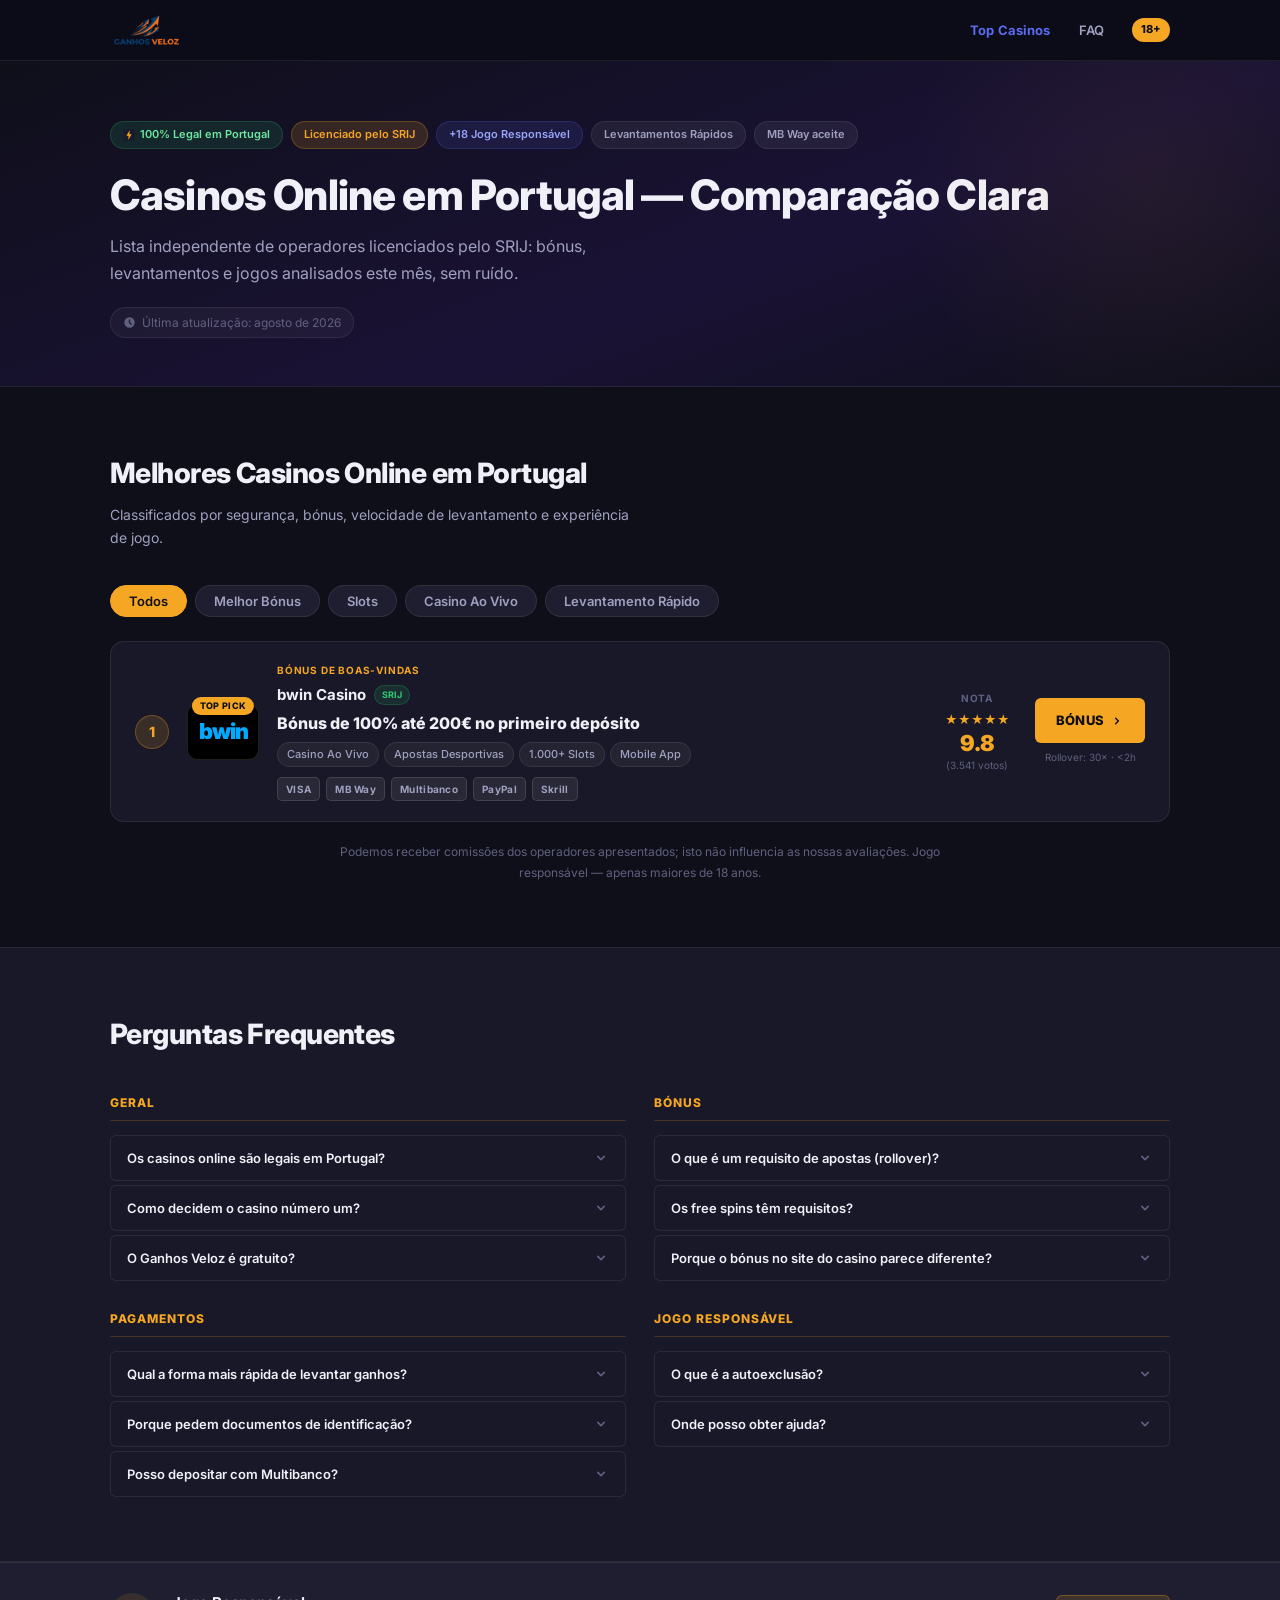
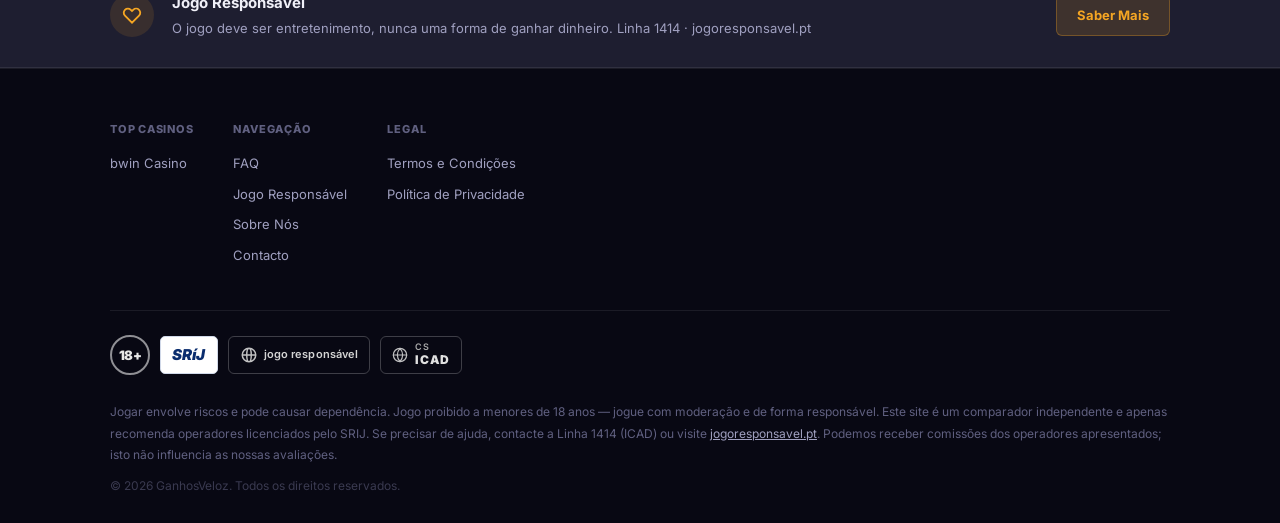
<file: index.html>
<!DOCTYPE html>
<html lang="pt-PT">
<head>
  <meta charset="UTF-8" />
  <meta name="viewport" content="width=device-width, initial-scale=1.0" />
  <title>Ganhos Veloz — Melhores Casinos Online em Portugal</title>
  <meta name="description" content="Comparador independente de casinos online licenciados pelo SRIJ. Bónus, levantamentos e jogos analisados este mês." />
  <link rel="icon" type="image/svg+xml" href="favicon.svg" />
  <link rel="stylesheet" href="styles.css" />
  <link rel="preconnect" href="https://fonts.googleapis.com" />
  <link rel="preconnect" href="https://fonts.gstatic.com" crossorigin />
  <link href="https://fonts.googleapis.com/css2?family=Inter:wght@400;500;600;700;800;900&display=swap" rel="stylesheet" />
</head>
<body>

  <!-- HEADER -->
  <header class="header" id="header">
    <div class="container">
      <div class="header-inner">
        <a href="/" class="logo logo-check">
          <img src="logo.png" alt="Ganhos Veloz" class="logo-img">
        </a>
        <nav class="nav" id="nav">
          <a href="#top-casinos">Top Casinos</a>
          <a href="#faq">FAQ</a>
          <span class="nav-badge">18+</span>
        </nav>
        <button class="hamburger" id="hamburger" aria-label="Menu" aria-expanded="false">
          <span></span><span></span><span></span>
        </button>
      </div>
    </div>
  </header>

  <!-- HERO -->
  <section class="hero">
    <div class="container">
      <div class="hero-badges">
        <span class="badge badge-green">
          <svg viewBox="0 0 32 32" width="22" height="22"><rect width="32" height="32" rx="7" fill="#1a1a2e"/><polygon points="18,3 9,18 15,18 14,29 23,14 17,14" fill="#f5a623"/></svg>
          100% Legal em Portugal
        </span>
        <span class="badge badge-orange">Licenciado pelo SRIJ</span>
        <span class="badge badge-blue">+18 Jogo Responsável</span>
        <span class="badge badge-gray">Levantamentos Rápidos</span>
        <span class="badge badge-gray">MB Way aceite</span>
      </div>
      <h1 class="hero-title">Casinos Online em Portugal — Comparação Clara</h1>
      <p class="hero-sub">Lista independente de operadores licenciados pelo SRIJ: bónus, levantamentos e jogos analisados este mês, sem ruído.</p>
      <div class="update-tag">
        <svg viewBox="0 0 20 20" fill="currentColor"><path fill-rule="evenodd" d="M10 18a8 8 0 100-16 8 8 0 000 16zm1-12a1 1 0 10-2 0v4a1 1 0 00.293.707l2.828 2.829a1 1 0 101.415-1.415L11 9.586V6z" clip-rule="evenodd"/></svg>
        Última atualização: agosto de 2026
      </div>
    </div>
  </section>

  <!-- TOP CASINOS -->
  <section class="section" id="top-casinos">
    <div class="container">
      <div class="section-header">
        <h2 class="section-title">Melhores Casinos Online em Portugal</h2>
        <p class="section-sub">Classificados por segurança, bónus, velocidade de levantamento e experiência de jogo.</p>
      </div>

      <div class="filter-bar">
        <button class="filter-btn active" data-filter="all">Todos</button>
        <button class="filter-btn" data-filter="bonus">Melhor Bónus</button>
        <button class="filter-btn" data-filter="slots">Slots</button>
        <button class="filter-btn" data-filter="live">Casino Ao Vivo</button>
        <button class="filter-btn" data-filter="fast">Levantamento Rápido</button>
      </div>

      <div class="casino-list" id="casino-list">

        <!-- bwin -->
        <article class="casino-card" data-tags="bonus slots live fast">
          <div class="casino-rank rank-1">1</div>
          <div class="casino-logo-wrap">
            <div class="casino-logo" style="background:#000; display:flex; align-items:center; justify-content:center;">
              <span style="font-size:22px; font-weight:900; color:#00aaff; letter-spacing:-1px;">bwin</span>
            </div>
            <span class="top-pick-badge">TOP PICK</span>
          </div>
          <div class="casino-info">
            <div class="bonus-label">Bónus de Boas-Vindas</div>
            <h3 class="casino-name">bwin Casino <span class="srij-tag">SRIJ</span></h3>
            <div class="casino-bonus-text">Bónus de 100% até 200€ no primeiro depósito</div>
            <div class="casino-feature-tags">
              <span class="feat-tag">Casino Ao Vivo</span>
              <span class="feat-tag">Apostas Desportivas</span>
              <span class="feat-tag">1.000+ Slots</span>
              <span class="feat-tag">Mobile App</span>
            </div>
            <div class="payment-icons">
              <span class="pay-icon">VISA</span>
              <span class="pay-icon">MB Way</span>
              <span class="pay-icon">Multibanco</span>
              <span class="pay-icon">PayPal</span>
              <span class="pay-icon">Skrill</span>
            </div>
          </div>
          <div class="casino-rating-col">
            <div class="rating-label">Nota</div>
            <div class="rating-stars">★★★★★</div>
            <div class="rating-num">9.8</div>
            <div class="rating-votes">(3.541 votos)</div>
          </div>
          <div class="casino-cta-col">
            <a href="https://www.bwin.pt" target="_blank" rel="noopener noreferrer" class="btn-bonus">
              BÓNUS
              <svg viewBox="0 0 20 20" fill="currentColor"><path fill-rule="evenodd" d="M7.293 14.707a1 1 0 010-1.414L10.586 10 7.293 6.707a1 1 0 011.414-1.414l4 4a1 1 0 010 1.414l-4 4a1 1 0 01-1.414 0z" clip-rule="evenodd"/></svg>
            </a>
            <div class="withdrawal-note">Rollover: 30× · &lt;2h</div>
          </div>
        </article>

      </div><!-- /.casino-list -->
      <p class="disclaimer-inline">Podemos receber comissões dos operadores apresentados; isto não influencia as nossas avaliações. Jogo responsável — apenas maiores de 18 anos.</p>
    </div>
  </section>

  <!-- FAQ -->
  <section class="section section-alt" id="faq">
    <div class="container">
      <div class="section-header">
        <h2 class="section-title">Perguntas Frequentes</h2>
      </div>
      <div class="faq-categories">
        <div class="faq-category">
          <h3 class="faq-cat-title">Geral</h3>
          <div class="faq-group">
            <div class="faq-item">
              <button class="faq-q" aria-expanded="false">Os casinos online são legais em Portugal?<svg class="faq-icon" viewBox="0 0 20 20" fill="currentColor"><path fill-rule="evenodd" d="M5.293 7.293a1 1 0 011.414 0L10 10.586l3.293-3.293a1 1 0 111.414 1.414l-4 4a1 1 0 01-1.414 0l-4-4a1 1 0 010-1.414z" clip-rule="evenodd"/></svg></button>
              <div class="faq-a"><p>Sim. Desde 2015, os jogos online são regulados em Portugal pelo SRIJ. Só pode jogar legalmente em operadores com licença SRIJ válida — todos os que listamos cumprem este requisito.</p></div>
            </div>
            <div class="faq-item">
              <button class="faq-q" aria-expanded="false">Como decidem o casino número um?<svg class="faq-icon" viewBox="0 0 20 20" fill="currentColor"><path fill-rule="evenodd" d="M5.293 7.293a1 1 0 011.414 0L10 10.586l3.293-3.293a1 1 0 111.414 1.414l-4 4a1 1 0 01-1.414 0l-4-4a1 1 0 010-1.414z" clip-rule="evenodd"/></svg></button>
              <div class="faq-a"><p>Avaliamos licença SRIJ, termos do bónus, velocidade de levantamento, qualidade dos jogos, suporte ao cliente e ferramentas de jogo responsável. A posição não é vendida.</p></div>
            </div>
            <div class="faq-item">
              <button class="faq-q" aria-expanded="false">O Ganhos Veloz é gratuito?<svg class="faq-icon" viewBox="0 0 20 20" fill="currentColor"><path fill-rule="evenodd" d="M5.293 7.293a1 1 0 011.414 0L10 10.586l3.293-3.293a1 1 0 111.414 1.414l-4 4a1 1 0 01-1.414 0l-4-4a1 1 0 010-1.414z" clip-rule="evenodd"/></svg></button>
              <div class="faq-a"><p>Sim, totalmente gratuito. Financiamo-nos através de comissões pagas pelos operadores quando se regista através dos nossos links. Isso não influencia as classificações.</p></div>
            </div>
          </div>
        </div>
        <div class="faq-category">
          <h3 class="faq-cat-title">Bónus</h3>
          <div class="faq-group">
            <div class="faq-item">
              <button class="faq-q" aria-expanded="false">O que é um requisito de apostas (rollover)?<svg class="faq-icon" viewBox="0 0 20 20" fill="currentColor"><path fill-rule="evenodd" d="M5.293 7.293a1 1 0 011.414 0L10 10.586l3.293-3.293a1 1 0 111.414 1.414l-4 4a1 1 0 01-1.414 0l-4-4a1 1 0 010-1.414z" clip-rule="evenodd"/></svg></button>
              <div class="faq-a"><p>É o número de vezes que tem de apostar o valor do bónus antes de poder levantá-lo. Rollover 30× significa que com bónus de 100€ precisa apostar 3.000€. Quanto mais baixo, melhor.</p></div>
            </div>
            <div class="faq-item">
              <button class="faq-q" aria-expanded="false">Os free spins têm requisitos?<svg class="faq-icon" viewBox="0 0 20 20" fill="currentColor"><path fill-rule="evenodd" d="M5.293 7.293a1 1 0 011.414 0L10 10.586l3.293-3.293a1 1 0 111.414 1.414l-4 4a1 1 0 01-1.414 0l-4-4a1 1 0 010-1.414z" clip-rule="evenodd"/></svg></button>
              <div class="faq-a"><p>Quase sempre sim. Os ganhos dos free spins ficam sujeitos ao requisito de apostas. Leia sempre os termos completos no site do operador antes de depositar.</p></div>
            </div>
            <div class="faq-item">
              <button class="faq-q" aria-expanded="false">Porque o bónus no site do casino parece diferente?<svg class="faq-icon" viewBox="0 0 20 20" fill="currentColor"><path fill-rule="evenodd" d="M5.293 7.293a1 1 0 011.414 0L10 10.586l3.293-3.293a1 1 0 111.414 1.414l-4 4a1 1 0 01-1.414 0l-4-4a1 1 0 010-1.414z" clip-rule="evenodd"/></svg></button>
              <div class="faq-a"><p>As promoções mudam com frequência. Atualizamos mensalmente, mas os termos no site do operador prevalecem sempre. Leia-os antes de depositar.</p></div>
            </div>
          </div>
        </div>
        <div class="faq-category">
          <h3 class="faq-cat-title">Pagamentos</h3>
          <div class="faq-group">
            <div class="faq-item">
              <button class="faq-q" aria-expanded="false">Qual a forma mais rápida de levantar ganhos?<svg class="faq-icon" viewBox="0 0 20 20" fill="currentColor"><path fill-rule="evenodd" d="M5.293 7.293a1 1 0 011.414 0L10 10.586l3.293-3.293a1 1 0 111.414 1.414l-4 4a1 1 0 01-1.414 0l-4-4a1 1 0 010-1.414z" clip-rule="evenodd"/></svg></button>
              <div class="faq-a"><p>MB Way é geralmente o método mais rápido em Portugal, com levantamentos em menos de 2 horas. E-wallets como Skrill e Neteller também são rápidas. Transferência bancária pode demorar 1-3 dias úteis.</p></div>
            </div>
            <div class="faq-item">
              <button class="faq-q" aria-expanded="false">Porque pedem documentos de identificação?<svg class="faq-icon" viewBox="0 0 20 20" fill="currentColor"><path fill-rule="evenodd" d="M5.293 7.293a1 1 0 011.414 0L10 10.586l3.293-3.293a1 1 0 111.414 1.414l-4 4a1 1 0 01-1.414 0l-4-4a1 1 0 010-1.414z" clip-rule="evenodd"/></svg></button>
              <div class="faq-a"><p>É uma exigência legal (KYC). Os operadores licenciados pelo SRIJ são obrigados a verificar a identidade para prevenir fraude e jogo de menores.</p></div>
            </div>
            <div class="faq-item">
              <button class="faq-q" aria-expanded="false">Posso depositar com Multibanco?<svg class="faq-icon" viewBox="0 0 20 20" fill="currentColor"><path fill-rule="evenodd" d="M5.293 7.293a1 1 0 011.414 0L10 10.586l3.293-3.293a1 1 0 111.414 1.414l-4 4a1 1 0 01-1.414 0l-4-4a1 1 0 010-1.414z" clip-rule="evenodd"/></svg></button>
              <div class="faq-a"><p>Sim, a maioria dos casinos listados aceita Multibanco para depósitos. Para levantamentos, use MB Way ou e-wallet pois é mais rápido.</p></div>
            </div>
          </div>
        </div>
        <div class="faq-category">
          <h3 class="faq-cat-title">Jogo Responsável</h3>
          <div class="faq-group">
            <div class="faq-item">
              <button class="faq-q" aria-expanded="false">O que é a autoexclusão?<svg class="faq-icon" viewBox="0 0 20 20" fill="currentColor"><path fill-rule="evenodd" d="M5.293 7.293a1 1 0 011.414 0L10 10.586l3.293-3.293a1 1 0 111.414 1.414l-4 4a1 1 0 01-1.414 0l-4-4a1 1 0 010-1.414z" clip-rule="evenodd"/></svg></button>
              <div class="faq-a"><p>A autoexclusão permite bloquear o acesso à sua conta por um período definido ou permanentemente. Em Portugal, pode excluir-se de todos os operadores SRIJ de uma vez através do regulador.</p></div>
            </div>
            <div class="faq-item">
              <button class="faq-q" aria-expanded="false">Onde posso obter ajuda?<svg class="faq-icon" viewBox="0 0 20 20" fill="currentColor"><path fill-rule="evenodd" d="M5.293 7.293a1 1 0 011.414 0L10 10.586l3.293-3.293a1 1 0 111.414 1.414l-4 4a1 1 0 01-1.414 0l-4-4a1 1 0 010-1.414z" clip-rule="evenodd"/></svg></button>
              <div class="faq-a"><p>Contacte a <strong>Linha 1414</strong> (ICAD) ou visite <a href="https://www.jogoresponsavel.pt" target="_blank" rel="noopener">jogoresponsavel.pt</a>. O serviço é gratuito e confidencial.</p></div>
            </div>
          </div>
        </div>
      </div>
    </div>
  </section>

  <!-- RG BANNER -->
  <div class="rg-banner">
    <div class="container">
      <div class="rg-inner">
        <div class="rg-icon">
          <svg viewBox="0 0 24 24" fill="none" stroke="currentColor" stroke-width="2"><path d="M4.318 6.318a4.5 4.5 0 000 6.364L12 20.364l7.682-7.682a4.5 4.5 0 00-6.364-6.364L12 7.636l-1.318-1.318a4.5 4.5 0 00-6.364 0z"/></svg>
        </div>
        <div class="rg-text">
          <strong>Jogo Responsável</strong>
          <p>O jogo deve ser entretenimento, nunca uma forma de ganhar dinheiro. Linha 1414 · jogoresponsavel.pt</p>
        </div>
        <a href="safer-gambling.html" class="rg-link">Saber Mais</a>
      </div>
    </div>
  </div>

  <!-- FOOTER -->
  <footer class="footer">
    <div class="container">
      <div class="footer-top">
        <div class="footer-links">
          <div class="footer-col">
            <h4>Top Casinos</h4>
            <a href="#top-casinos">bwin Casino</a>
          </div>
          <div class="footer-col">
            <h4>Navegação</h4>
            <a href="#faq">FAQ</a>
            <a href="safer-gambling.html">Jogo Responsável</a>
            <a href="about-us.html">Sobre Nós</a>
            <a href="contact-us.html">Contacto</a>
          </div>
          <div class="footer-col">
            <h4>Legal</h4>
            <a href="terms-and-conditions.html">Termos e Condições</a>
            <a href="privacy-policy.html">Política de Privacidade</a>
          </div>
        </div>
      </div>
      <div class="footer-bottom">
        <div class="footer-cert-logos">
          <a href="https://www.srij.turismodeportugal.pt/pt/jogo-responsavel/onde-jogar/sitios-com-selo-de-qualidade" target="_blank" rel="noopener noreferrer" class="footer-badge footer-badge-18" title="Proibido a menores de 18 anos">18+</a>
          <a href="https://www.srij.turismodeportugal.pt/pt/jogo-responsavel/o-que-e-o-jogo-responsavel" target="_blank" rel="noopener noreferrer" class="footer-badge footer-badge-srij" title="SRíJ — Serviço de Regulação e Inspeção de Jogos">SRíJ</a>
          <a href="https://jogoresponsavel.pt" target="_blank" rel="noopener noreferrer" class="footer-badge footer-badge-jogo" title="Jogo Responsável">
            <svg width="18" height="18" viewBox="0 0 24 24" fill="none" stroke="currentColor" stroke-width="2" stroke-linecap="round" stroke-linejoin="round"><path d="M21 12a9 9 0 0 1-9 9m9-9a9 9 0 0 0-9-9m9 9H3m9 9a9 9 0 0 1-9-9m9 9c1.66 0 3-4.03 3-9s-1.34-9-3-9m0 18c-1.66 0-3-4.03-3-9s1.34-9 3-9m-9 9a9 9 0 0 1 9-9"/></svg>
            jogo responsável
          </a>
          <a href="https://www.sicad.pt" target="_blank" rel="noopener noreferrer" class="footer-badge footer-badge-icad" title="ICAD — Instituto para os Comportamentos Aditivos e as Dependências">
            <svg width="16" height="16" viewBox="0 0 24 24" fill="none" stroke="currentColor" stroke-width="1.8" stroke-linecap="round" stroke-linejoin="round"><circle cx="12" cy="12" r="10"/><path d="M2 12h20M12 2a15.3 15.3 0 0 1 4 10 15.3 15.3 0 0 1-4 10 15.3 15.3 0 0 1-4-10 15.3 15.3 0 0 1 4-10z"/></svg>
            <span class="icad-wrap"><span>CS</span><strong>ICAD</strong></span>
          </a>
        </div>
        <p class="footer-legal">
          Jogar envolve riscos e pode causar dependência. Jogo proibido a menores de 18 anos — jogue com moderação e de forma responsável.
          Este site é um comparador independente e apenas recomenda operadores licenciados pelo SRIJ.
          Se precisar de ajuda, contacte a Linha 1414 (ICAD) ou visite <a href="https://www.jogoresponsavel.pt" target="_blank" rel="noopener">jogoresponsavel.pt</a>.
          Podemos receber comissões dos operadores apresentados; isto não influencia as nossas avaliações.
        </p>
        <p class="footer-copy">© 2026 GanhosVeloz. Todos os direitos reservados.</p>
      </div>
    </div>
  </footer>

  <script src="script.js"></script>
</body>
</html>
</file>
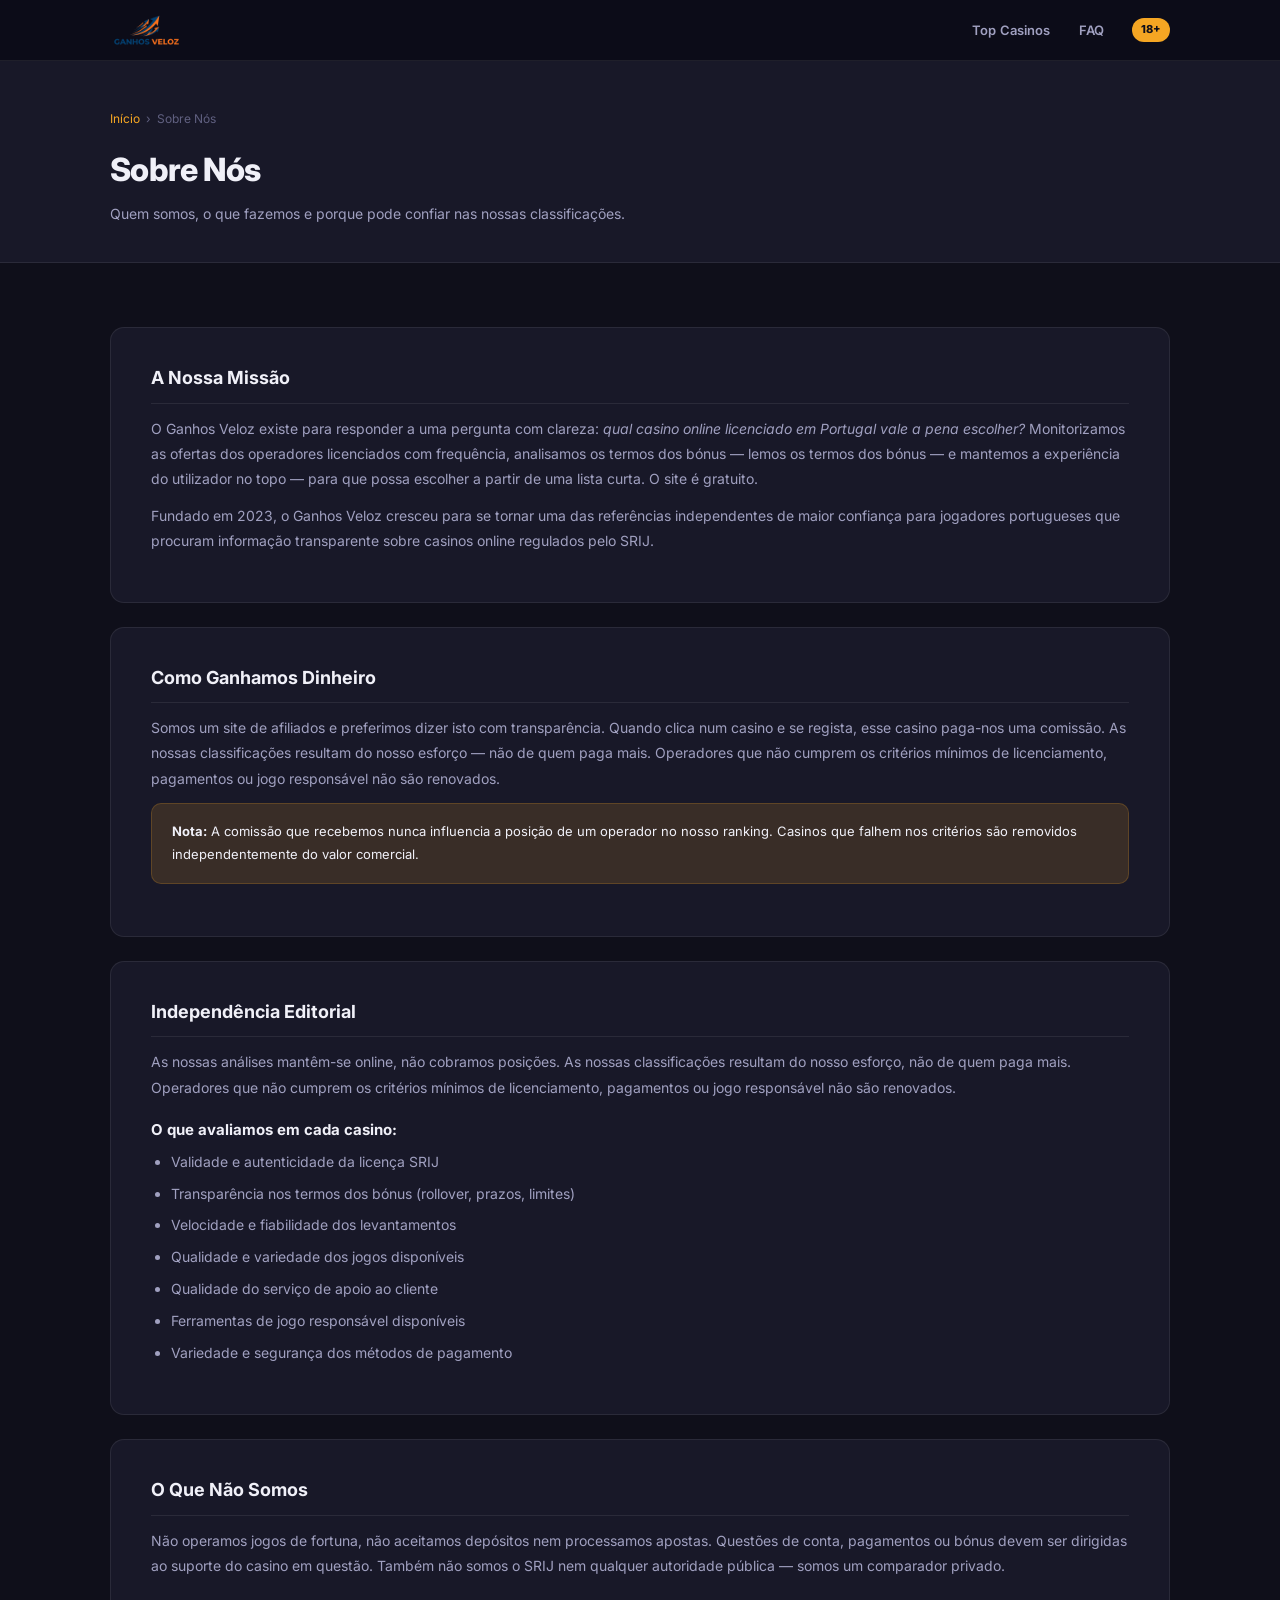
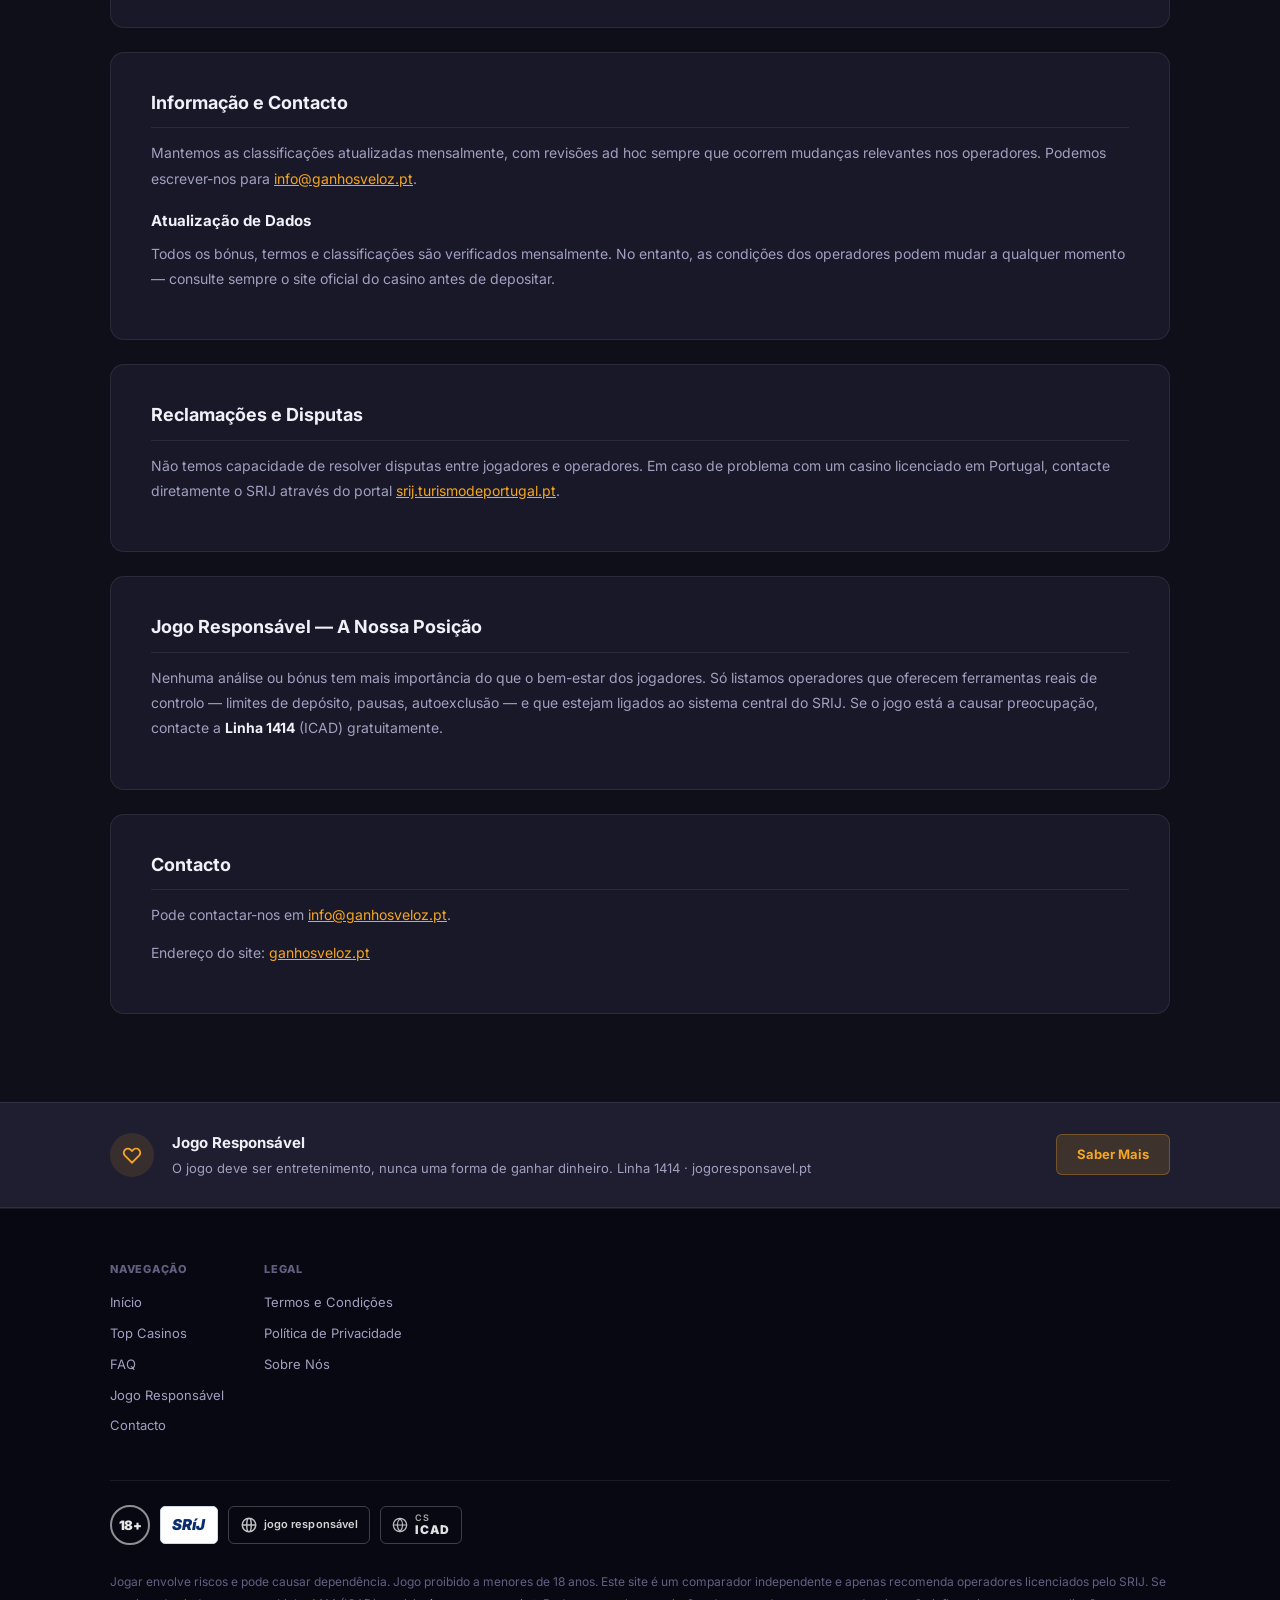
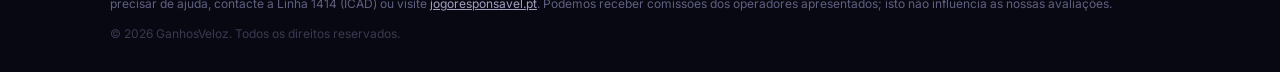
<file: about-us.html>
<!DOCTYPE html>
<html lang="pt-PT">
<head>
  <meta charset="UTF-8" />
  <meta name="viewport" content="width=device-width, initial-scale=1.0" />
  <title>Sobre Nós — Ganhos Veloz</title>
  <meta name="description" content="Saiba quem somos, como avaliamos os casinos e como nos financiamos. Comparador independente de casinos online licenciados pelo SRIJ." />
  <link rel="icon" type="image/svg+xml" href="favicon.svg" />
  <link rel="stylesheet" href="styles.css" />
  <link rel="preconnect" href="https://fonts.googleapis.com" />
  <link href="https://fonts.googleapis.com/css2?family=Inter:wght@400;500;600;700;800;900&display=swap" rel="stylesheet" />
</head>
<body>

  <header class="header" id="header">
    <div class="container">
      <div class="header-inner">
        <a href="/" class="logo logo-check">
          <img src="logo.png" alt="Ganhos Veloz" class="logo-img">
        </a>
        <nav class="nav" id="nav">
          <a href="/#top-casinos">Top Casinos</a>
          <a href="/#faq">FAQ</a>
          <span class="nav-badge">18+</span>
        </nav>
        <button class="hamburger" id="hamburger" aria-label="Menu" aria-expanded="false">
          <span></span><span></span><span></span>
        </button>
      </div>
    </div>
  </header>

  <section class="subpage-hero">
    <div class="container">
      <div class="breadcrumb">
        <a href="/">Início</a>
        <span>›</span>
        <span>Sobre Nós</span>
      </div>
      <h1>Sobre Nós</h1>
      <p>Quem somos, o que fazemos e porque pode confiar nas nossas classificações.</p>
    </div>
  </section>

  <section class="section">
    <div class="container">

      <div class="content-block">
        <h2>A Nossa Missão</h2>
        <p>O Ganhos Veloz existe para responder a uma pergunta com clareza: <em>qual casino online licenciado em Portugal vale a pena escolher?</em> Monitorizamos as ofertas dos operadores licenciados com frequência, analisamos os termos dos bónus — lemos os termos dos bónus — e mantemos a experiência do utilizador no topo — para que possa escolher a partir de uma lista curta. O site é gratuito.</p>
        <p>Fundado em 2023, o Ganhos Veloz cresceu para se tornar uma das referências independentes de maior confiança para jogadores portugueses que procuram informação transparente sobre casinos online regulados pelo SRIJ.</p>
      </div>

      <div class="content-block">
        <h2>Como Ganhamos Dinheiro</h2>
        <p>Somos um site de afiliados e preferimos dizer isto com transparência. Quando clica num casino e se regista, esse casino paga-nos uma comissão. As nossas classificações resultam do nosso esforço — não de quem paga mais. Operadores que não cumprem os critérios mínimos de licenciamento, pagamentos ou jogo responsável não são renovados.</p>
        <div class="info-box">
          <p><strong>Nota:</strong> A comissão que recebemos nunca influencia a posição de um operador no nosso ranking. Casinos que falhem nos critérios são removidos independentemente do valor comercial.</p>
        </div>
      </div>

      <div class="content-block">
        <h2>Independência Editorial</h2>
        <p>As nossas análises mantêm-se online, não cobramos posições. As nossas classificações resultam do nosso esforço, não de quem paga mais. Operadores que não cumprem os critérios mínimos de licenciamento, pagamentos ou jogo responsável não são renovados.</p>
        <h3>O que avaliamos em cada casino:</h3>
        <ul>
          <li>Validade e autenticidade da licença SRIJ</li>
          <li>Transparência nos termos dos bónus (rollover, prazos, limites)</li>
          <li>Velocidade e fiabilidade dos levantamentos</li>
          <li>Qualidade e variedade dos jogos disponíveis</li>
          <li>Qualidade do serviço de apoio ao cliente</li>
          <li>Ferramentas de jogo responsável disponíveis</li>
          <li>Variedade e segurança dos métodos de pagamento</li>
        </ul>
      </div>

      <div class="content-block">
        <h2>O Que Não Somos</h2>
        <p>Não operamos jogos de fortuna, não aceitamos depósitos nem processamos apostas. Questões de conta, pagamentos ou bónus devem ser dirigidas ao suporte do casino em questão. Também não somos o SRIJ nem qualquer autoridade pública — somos um comparador privado.</p>
      </div>

      <div class="content-block">
        <h2>Informação e Contacto</h2>
        <p>Mantemos as classificações atualizadas mensalmente, com revisões ad hoc sempre que ocorrem mudanças relevantes nos operadores. Podemos escrever-nos para <a href="mailto:info@ganhosveloz.pt">info@ganhosveloz.pt</a>.</p>
        <h3>Atualização de Dados</h3>
        <p>Todos os bónus, termos e classificações são verificados mensalmente. No entanto, as condições dos operadores podem mudar a qualquer momento — consulte sempre o site oficial do casino antes de depositar.</p>
      </div>

      <div class="content-block">
        <h2>Reclamações e Disputas</h2>
        <p>Não temos capacidade de resolver disputas entre jogadores e operadores. Em caso de problema com um casino licenciado em Portugal, contacte diretamente o SRIJ através do portal <a href="https://www.srij.turismodeportugal.pt" target="_blank" rel="noopener">srij.turismodeportugal.pt</a>.</p>
      </div>

      <div class="content-block">
        <h2>Jogo Responsável — A Nossa Posição</h2>
        <p>Nenhuma análise ou bónus tem mais importância do que o bem-estar dos jogadores. Só listamos operadores que oferecem ferramentas reais de controlo — limites de depósito, pausas, autoexclusão — e que estejam ligados ao sistema central do SRIJ. Se o jogo está a causar preocupação, contacte a <strong>Linha 1414</strong> (ICAD) gratuitamente.</p>
      </div>

      <div class="content-block">
        <h2>Contacto</h2>
        <p>Pode contactar-nos em <a href="mailto:info@ganhosveloz.pt">info@ganhosveloz.pt</a>.</p>
        <p>Endereço do site: <a href="/">ganhosveloz.pt</a></p>
      </div>

    </div>
  </section>

  <div class="rg-banner">
    <div class="container">
      <div class="rg-inner">
        <div class="rg-icon">
          <svg viewBox="0 0 24 24" fill="none" stroke="currentColor" stroke-width="2"><path d="M4.318 6.318a4.5 4.5 0 000 6.364L12 20.364l7.682-7.682a4.5 4.5 0 00-6.364-6.364L12 7.636l-1.318-1.318a4.5 4.5 0 00-6.364 0z"/></svg>
        </div>
        <div class="rg-text">
          <strong>Jogo Responsável</strong>
          <p>O jogo deve ser entretenimento, nunca uma forma de ganhar dinheiro. Linha 1414 · jogoresponsavel.pt</p>
        </div>
        <a href="safer-gambling.html" class="rg-link">Saber Mais</a>
      </div>
    </div>
  </div>

  <footer class="footer">
    <div class="container">
      <div class="footer-top">
        <div class="footer-links">
          <div class="footer-col">
            <h4>Navegação</h4>
            <a href="/">Início</a>
            <a href="/#top-casinos">Top Casinos</a>
            <a href="/#faq">FAQ</a>
            <a href="safer-gambling.html">Jogo Responsável</a>
            <a href="contact-us.html">Contacto</a>
          </div>
          <div class="footer-col">
            <h4>Legal</h4>
            <a href="terms-and-conditions.html">Termos e Condições</a>
            <a href="privacy-policy.html">Política de Privacidade</a>
            <a href="about-us.html">Sobre Nós</a>
          </div>
        </div>
      </div>
      <div class="footer-bottom">
        <div class="footer-cert-logos">
          <a href="https://www.srij.turismodeportugal.pt/pt/jogo-responsavel/onde-jogar/sitios-com-selo-de-qualidade" target="_blank" rel="noopener noreferrer" class="footer-badge footer-badge-18" title="Proibido a menores de 18 anos">18+</a>
          <a href="https://www.srij.turismodeportugal.pt/pt/jogo-responsavel/o-que-e-o-jogo-responsavel" target="_blank" rel="noopener noreferrer" class="footer-badge footer-badge-srij" title="SRíJ — Serviço de Regulação e Inspeção de Jogos">SRíJ</a>
          <a href="https://jogoresponsavel.pt" target="_blank" rel="noopener noreferrer" class="footer-badge footer-badge-jogo" title="Jogo Responsável">
            <svg width="18" height="18" viewBox="0 0 24 24" fill="none" stroke="currentColor" stroke-width="2" stroke-linecap="round" stroke-linejoin="round"><path d="M21 12a9 9 0 0 1-9 9m9-9a9 9 0 0 0-9-9m9 9H3m9 9a9 9 0 0 1-9-9m9 9c1.66 0 3-4.03 3-9s-1.34-9-3-9m0 18c-1.66 0-3-4.03-3-9s1.34-9 3-9m-9 9a9 9 0 0 1 9-9"/></svg>
            jogo responsável
          </a>
          <a href="https://www.sicad.pt" target="_blank" rel="noopener noreferrer" class="footer-badge footer-badge-icad" title="ICAD — Instituto para os Comportamentos Aditivos e as Dependências">
            <svg width="16" height="16" viewBox="0 0 24 24" fill="none" stroke="currentColor" stroke-width="1.8" stroke-linecap="round" stroke-linejoin="round"><circle cx="12" cy="12" r="10"/><path d="M2 12h20M12 2a15.3 15.3 0 0 1 4 10 15.3 15.3 0 0 1-4 10 15.3 15.3 0 0 1-4-10 15.3 15.3 0 0 1 4-10z"/></svg>
            <span class="icad-wrap"><span>CS</span><strong>ICAD</strong></span>
          </a>
        </div>
        <p class="footer-legal">Jogar envolve riscos e pode causar dependência. Jogo proibido a menores de 18 anos. Este site é um comparador independente e apenas recomenda operadores licenciados pelo SRIJ. Se precisar de ajuda, contacte a Linha 1414 (ICAD) ou visite <a href="https://www.jogoresponsavel.pt" target="_blank" rel="noopener">jogoresponsavel.pt</a>. Podemos receber comissões dos operadores apresentados; isto não influencia as nossas avaliações.</p>
        <p class="footer-copy">© 2026 GanhosVeloz. Todos os direitos reservados.</p>
      </div>
    </div>
  </footer>

  <script src="script.js"></script>
</body>
</html>
</file>
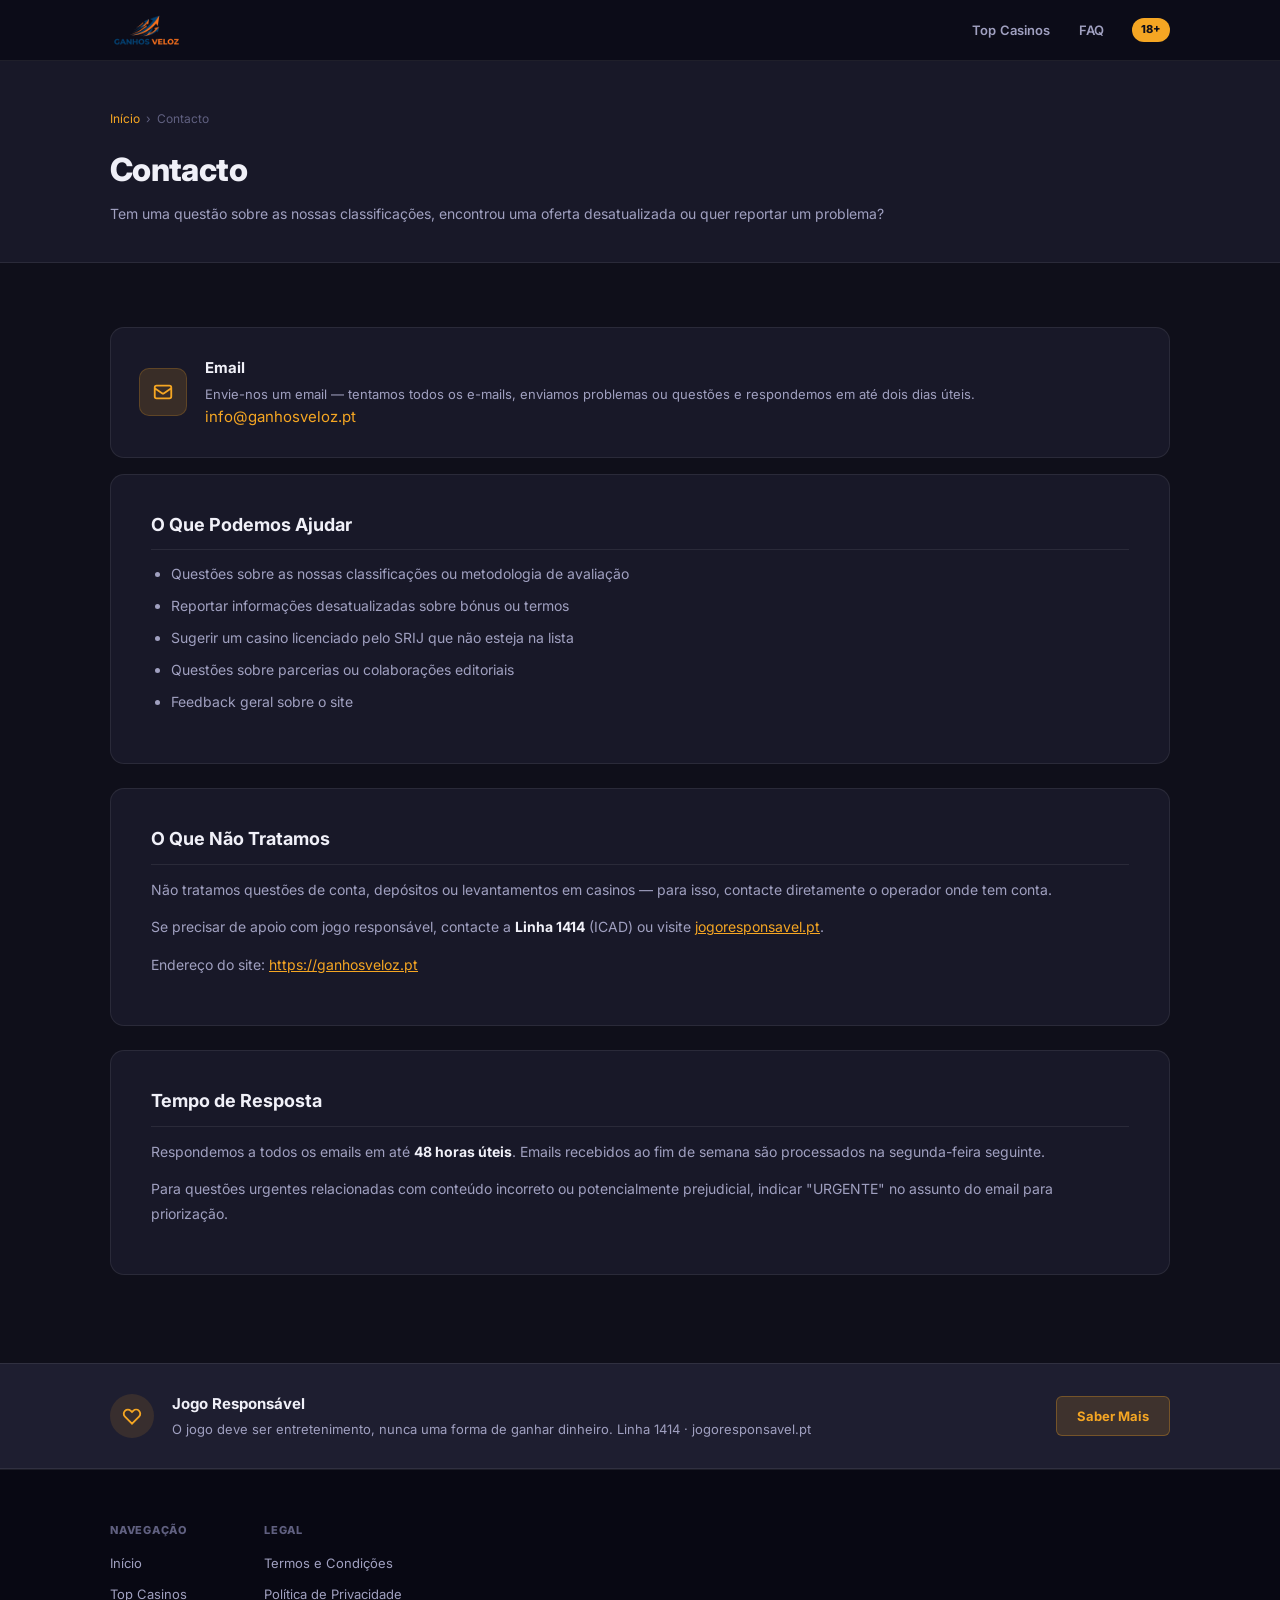
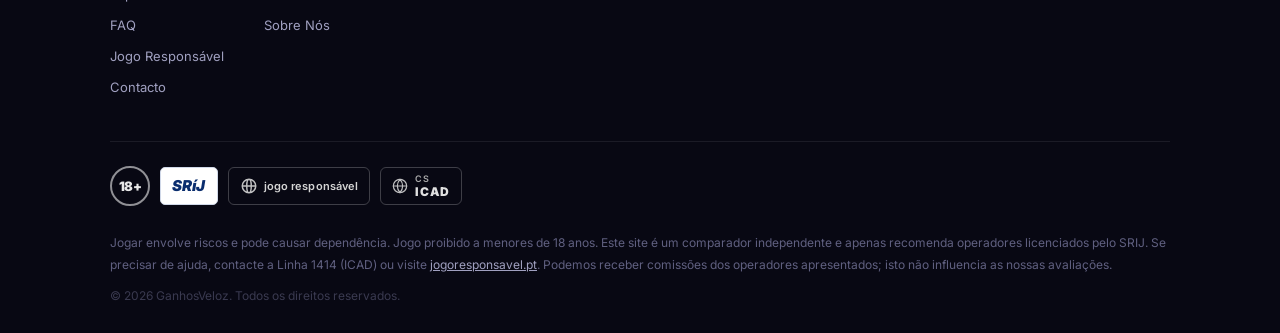
<file: contact-us.html>
<!DOCTYPE html>
<html lang="pt-PT">
<head>
  <meta charset="UTF-8" />
  <meta name="viewport" content="width=device-width, initial-scale=1.0" />
  <title>Contacto — Ganhos Veloz</title>
  <meta name="description" content="Entre em contacto com a equipa do Ganhos Veloz. Comparador independente de casinos online em Portugal." />
  <link rel="icon" type="image/svg+xml" href="favicon.svg" />
  <link rel="stylesheet" href="styles.css" />
  <link rel="preconnect" href="https://fonts.googleapis.com" />
  <link href="https://fonts.googleapis.com/css2?family=Inter:wght@400;500;600;700;800;900&display=swap" rel="stylesheet" />
</head>
<body>

  <header class="header" id="header">
    <div class="container">
      <div class="header-inner">
        <a href="/" class="logo logo-check">
          <img src="logo.png" alt="Ganhos Veloz" class="logo-img">
        </a>
        <nav class="nav" id="nav">
          <a href="/#top-casinos">Top Casinos</a>
          <a href="/#faq">FAQ</a>
          <span class="nav-badge">18+</span>
        </nav>
        <button class="hamburger" id="hamburger" aria-label="Menu" aria-expanded="false">
          <span></span><span></span><span></span>
        </button>
      </div>
    </div>
  </header>

  <section class="subpage-hero">
    <div class="container">
      <div class="breadcrumb">
        <a href="/">Início</a>
        <span>›</span>
        <span>Contacto</span>
      </div>
      <h1>Contacto</h1>
      <p>Tem uma questão sobre as nossas classificações, encontrou uma oferta desatualizada ou quer reportar um problema?</p>
    </div>
  </section>

  <section class="section">
    <div class="container">

      <div class="contact-card">
        <div class="contact-icon">
          <svg viewBox="0 0 24 24" fill="none" stroke="currentColor" stroke-width="2"><path d="M3 8l7.89 5.26a2 2 0 002.22 0L21 8M5 19h14a2 2 0 002-2V7a2 2 0 00-2-2H5a2 2 0 00-2 2v10a2 2 0 002 2z"/></svg>
        </div>
        <div class="contact-info">
          <h3>Email</h3>
          <p>Envie-nos um email — tentamos todos os e-mails, enviamos problemas ou questões e respondemos em até dois dias úteis.</p>
          <a href="mailto:info@ganhosveloz.pt">info@ganhosveloz.pt</a>
        </div>
      </div>

      <div class="content-block">
        <h2>O Que Podemos Ajudar</h2>
        <ul>
          <li>Questões sobre as nossas classificações ou metodologia de avaliação</li>
          <li>Reportar informações desatualizadas sobre bónus ou termos</li>
          <li>Sugerir um casino licenciado pelo SRIJ que não esteja na lista</li>
          <li>Questões sobre parcerias ou colaborações editoriais</li>
          <li>Feedback geral sobre o site</li>
        </ul>
      </div>

      <div class="content-block">
        <h2>O Que Não Tratamos</h2>
        <p>Não tratamos questões de conta, depósitos ou levantamentos em casinos — para isso, contacte diretamente o operador onde tem conta.</p>
        <p>Se precisar de apoio com jogo responsável, contacte a <strong>Linha 1414</strong> (ICAD) ou visite <a href="https://www.jogoresponsavel.pt" target="_blank" rel="noopener">jogoresponsavel.pt</a>.</p>
        <p>Endereço do site: <a href="/">https://ganhosveloz.pt</a></p>
      </div>

      <div class="content-block">
        <h2>Tempo de Resposta</h2>
        <p>Respondemos a todos os emails em até <strong>48 horas úteis</strong>. Emails recebidos ao fim de semana são processados na segunda-feira seguinte.</p>
        <p>Para questões urgentes relacionadas com conteúdo incorreto ou potencialmente prejudicial, indicar "URGENTE" no assunto do email para priorização.</p>
      </div>

    </div>
  </section>

  <div class="rg-banner">
    <div class="container">
      <div class="rg-inner">
        <div class="rg-icon">
          <svg viewBox="0 0 24 24" fill="none" stroke="currentColor" stroke-width="2"><path d="M4.318 6.318a4.5 4.5 0 000 6.364L12 20.364l7.682-7.682a4.5 4.5 0 00-6.364-6.364L12 7.636l-1.318-1.318a4.5 4.5 0 00-6.364 0z"/></svg>
        </div>
        <div class="rg-text">
          <strong>Jogo Responsável</strong>
          <p>O jogo deve ser entretenimento, nunca uma forma de ganhar dinheiro. Linha 1414 · jogoresponsavel.pt</p>
        </div>
        <a href="safer-gambling.html" class="rg-link">Saber Mais</a>
      </div>
    </div>
  </div>

  <footer class="footer">
    <div class="container">
      <div class="footer-top">
        <div class="footer-links">
          <div class="footer-col">
            <h4>Navegação</h4>
            <a href="/">Início</a>
            <a href="/#top-casinos">Top Casinos</a>
            <a href="/#faq">FAQ</a>
            <a href="safer-gambling.html">Jogo Responsável</a>
            <a href="contact-us.html">Contacto</a>
          </div>
          <div class="footer-col">
            <h4>Legal</h4>
            <a href="terms-and-conditions.html">Termos e Condições</a>
            <a href="privacy-policy.html">Política de Privacidade</a>
            <a href="about-us.html">Sobre Nós</a>
          </div>
        </div>
      </div>
      <div class="footer-bottom">
        <div class="footer-cert-logos">
          <a href="https://www.srij.turismodeportugal.pt/pt/jogo-responsavel/onde-jogar/sitios-com-selo-de-qualidade" target="_blank" rel="noopener noreferrer" class="footer-badge footer-badge-18" title="Proibido a menores de 18 anos">18+</a>
          <a href="https://www.srij.turismodeportugal.pt/pt/jogo-responsavel/o-que-e-o-jogo-responsavel" target="_blank" rel="noopener noreferrer" class="footer-badge footer-badge-srij" title="SRíJ — Serviço de Regulação e Inspeção de Jogos">SRíJ</a>
          <a href="https://jogoresponsavel.pt" target="_blank" rel="noopener noreferrer" class="footer-badge footer-badge-jogo" title="Jogo Responsável">
            <svg width="18" height="18" viewBox="0 0 24 24" fill="none" stroke="currentColor" stroke-width="2" stroke-linecap="round" stroke-linejoin="round"><path d="M21 12a9 9 0 0 1-9 9m9-9a9 9 0 0 0-9-9m9 9H3m9 9a9 9 0 0 1-9-9m9 9c1.66 0 3-4.03 3-9s-1.34-9-3-9m0 18c-1.66 0-3-4.03-3-9s1.34-9 3-9m-9 9a9 9 0 0 1 9-9"/></svg>
            jogo responsável
          </a>
          <a href="https://www.sicad.pt" target="_blank" rel="noopener noreferrer" class="footer-badge footer-badge-icad" title="ICAD — Instituto para os Comportamentos Aditivos e as Dependências">
            <svg width="16" height="16" viewBox="0 0 24 24" fill="none" stroke="currentColor" stroke-width="1.8" stroke-linecap="round" stroke-linejoin="round"><circle cx="12" cy="12" r="10"/><path d="M2 12h20M12 2a15.3 15.3 0 0 1 4 10 15.3 15.3 0 0 1-4 10 15.3 15.3 0 0 1-4-10 15.3 15.3 0 0 1 4-10z"/></svg>
            <span class="icad-wrap"><span>CS</span><strong>ICAD</strong></span>
          </a>
        </div>
        <p class="footer-legal">Jogar envolve riscos e pode causar dependência. Jogo proibido a menores de 18 anos. Este site é um comparador independente e apenas recomenda operadores licenciados pelo SRIJ. Se precisar de ajuda, contacte a Linha 1414 (ICAD) ou visite <a href="https://www.jogoresponsavel.pt" target="_blank" rel="noopener">jogoresponsavel.pt</a>. Podemos receber comissões dos operadores apresentados; isto não influencia as nossas avaliações.</p>
        <p class="footer-copy">© 2026 GanhosVeloz. Todos os direitos reservados.</p>
      </div>
    </div>
  </footer>

  <script src="script.js"></script>
</body>
</html>
</file>
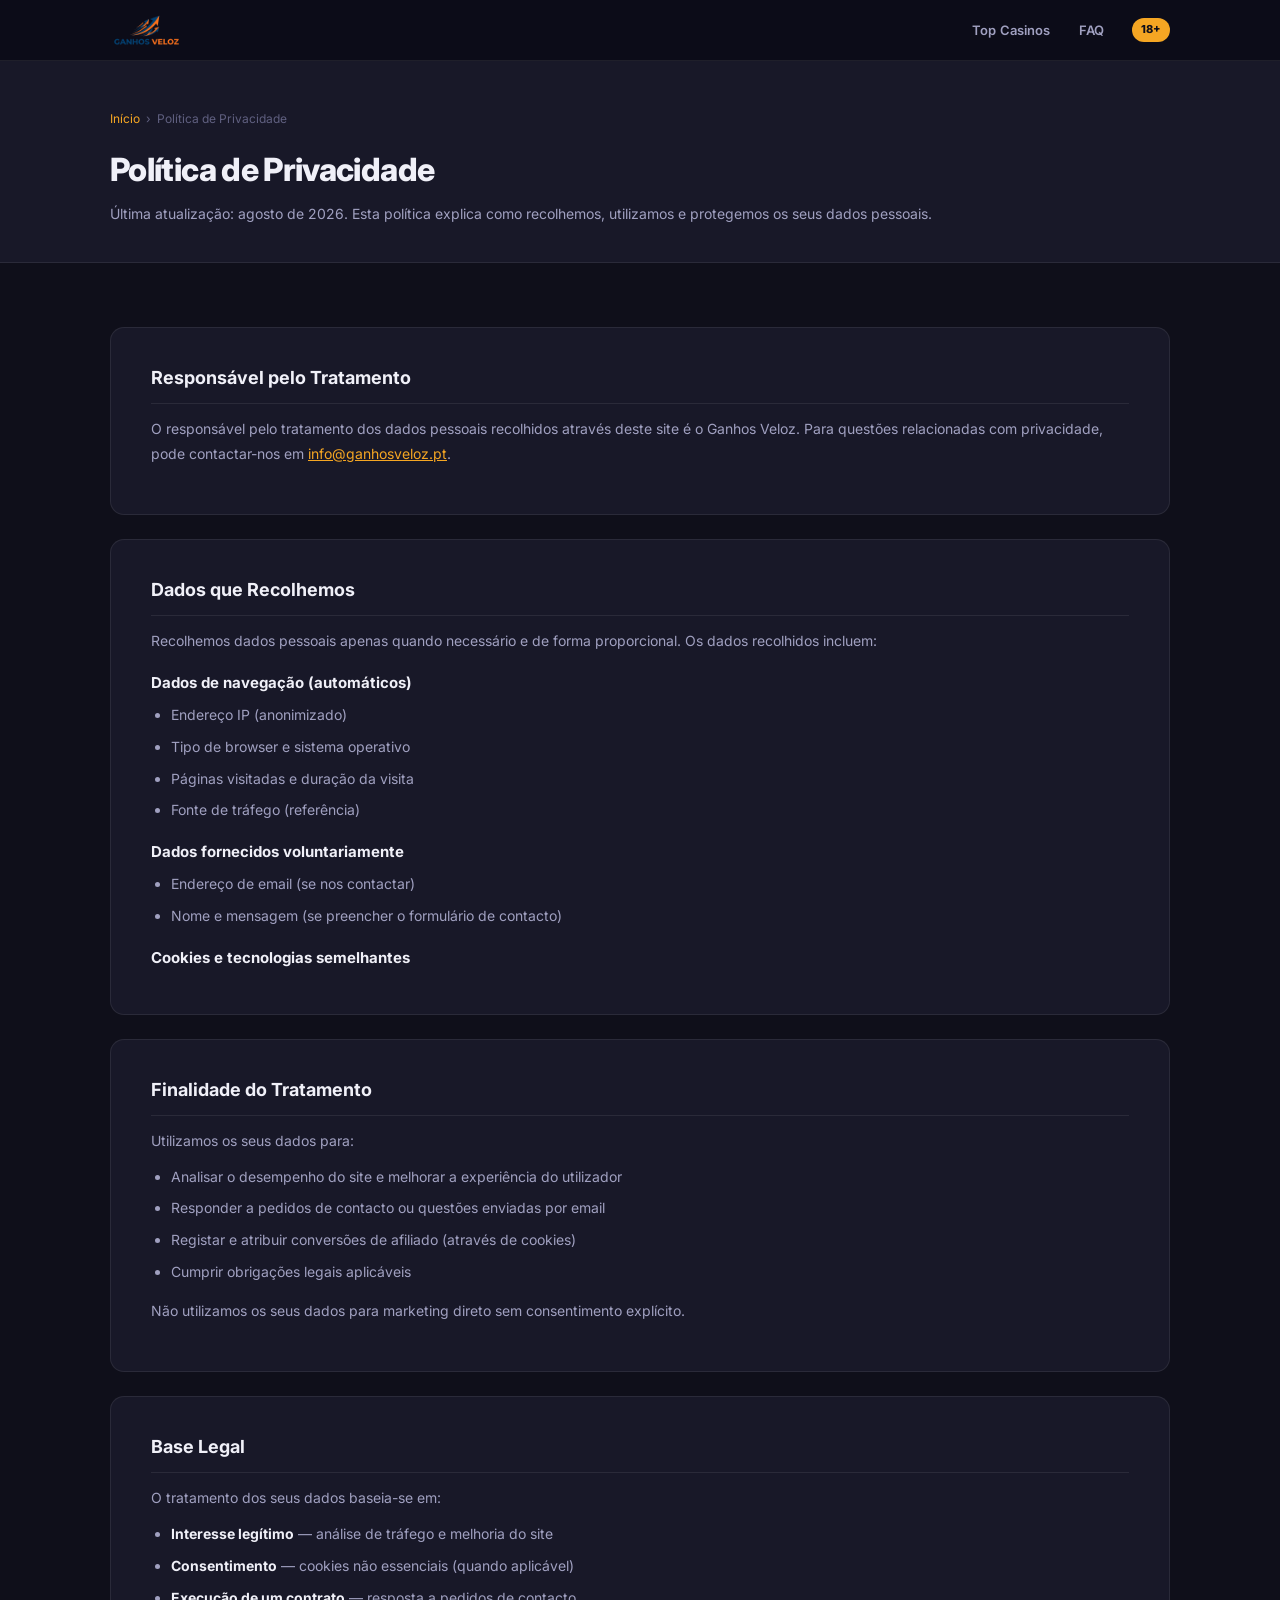
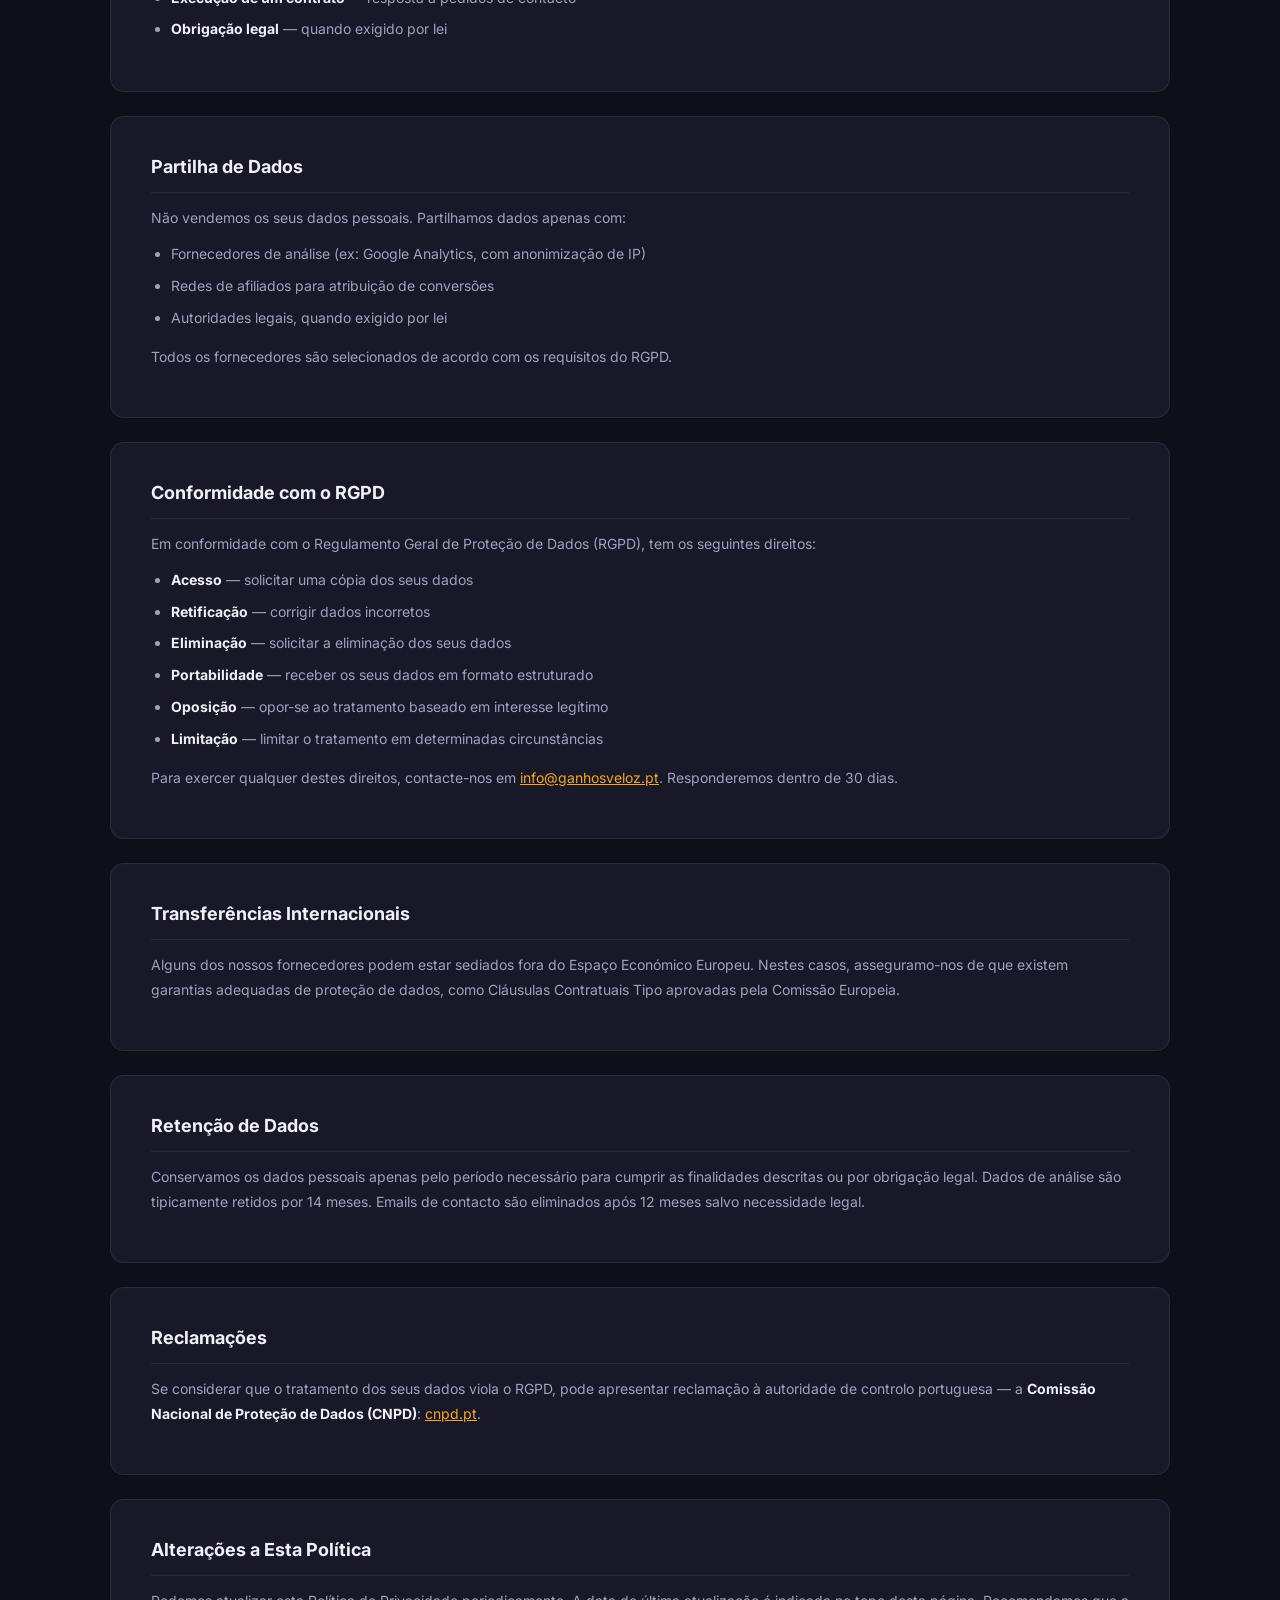
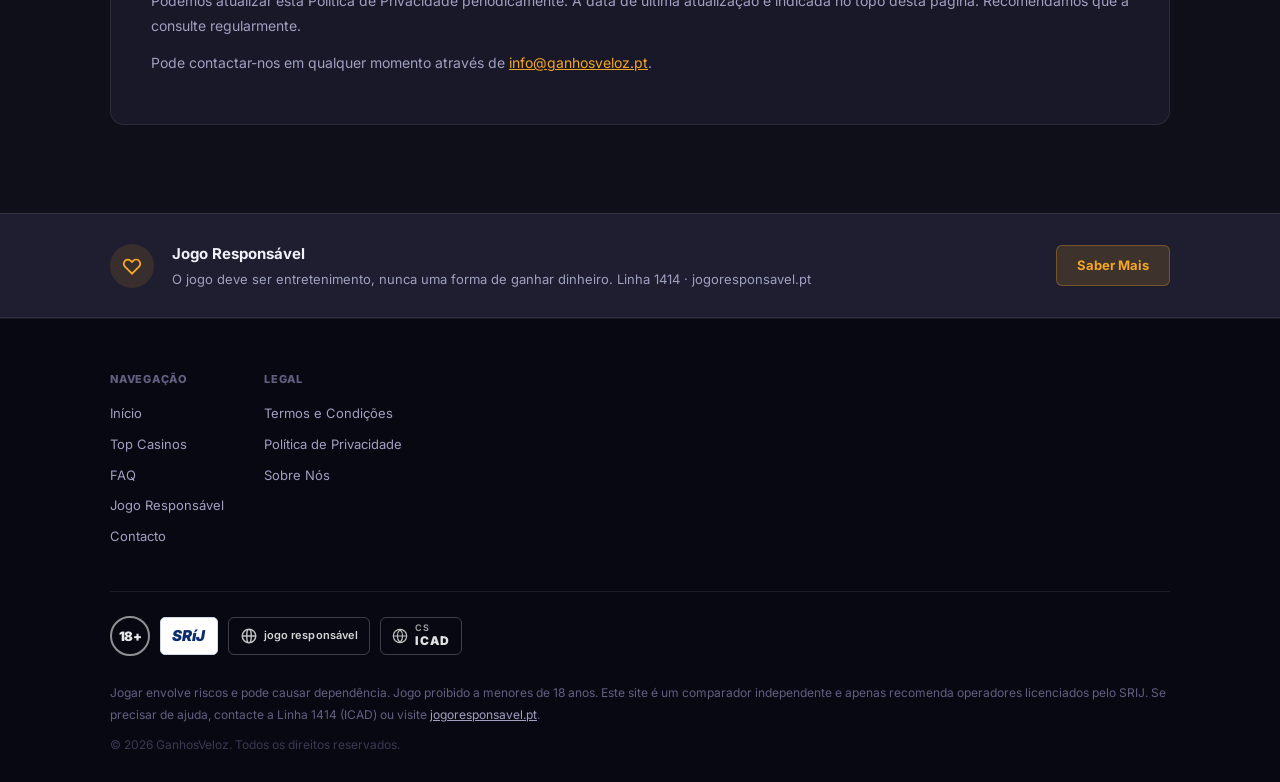
<file: privacy-policy.html>
<!DOCTYPE html>
<html lang="pt-PT">
<head>
  <meta charset="UTF-8" />
  <meta name="viewport" content="width=device-width, initial-scale=1.0" />
  <title>Política de Privacidade — Ganhos Veloz</title>
  <meta name="description" content="Política de Privacidade do Ganhos Veloz. Saiba como tratamos os seus dados pessoais em conformidade com o RGPD." />
  <link rel="icon" type="image/svg+xml" href="favicon.svg" />
  <link rel="stylesheet" href="styles.css" />
  <link rel="preconnect" href="https://fonts.googleapis.com" />
  <link href="https://fonts.googleapis.com/css2?family=Inter:wght@400;500;600;700;800;900&display=swap" rel="stylesheet" />
</head>
<body>

  <header class="header" id="header">
    <div class="container">
      <div class="header-inner">
        <a href="/" class="logo logo-check">
          <img src="logo.png" alt="Ganhos Veloz" class="logo-img">
        </a>
        <nav class="nav" id="nav">
          <a href="/#top-casinos">Top Casinos</a>
          <a href="/#faq">FAQ</a>
          <span class="nav-badge">18+</span>
        </nav>
        <button class="hamburger" id="hamburger" aria-label="Menu" aria-expanded="false">
          <span></span><span></span><span></span>
        </button>
      </div>
    </div>
  </header>

  <section class="subpage-hero">
    <div class="container">
      <div class="breadcrumb">
        <a href="/">Início</a>
        <span>›</span>
        <span>Política de Privacidade</span>
      </div>
      <h1>Política de Privacidade</h1>
      <p>Última atualização: agosto de 2026. Esta política explica como recolhemos, utilizamos e protegemos os seus dados pessoais.</p>
    </div>
  </section>

  <section class="section">
    <div class="container">

      <div class="content-block">
        <h2>Responsável pelo Tratamento</h2>
        <p>O responsável pelo tratamento dos dados pessoais recolhidos através deste site é o Ganhos Veloz. Para questões relacionadas com privacidade, pode contactar-nos em <a href="mailto:info@ganhosveloz.pt">info@ganhosveloz.pt</a>.</p>
      </div>

      <div class="content-block">
        <h2>Dados que Recolhemos</h2>
        <p>Recolhemos dados pessoais apenas quando necessário e de forma proporcional. Os dados recolhidos incluem:</p>
        <h3>Dados de navegação (automáticos)</h3>
        <ul>
          <li>Endereço IP (anonimizado)</li>
          <li>Tipo de browser e sistema operativo</li>
          <li>Páginas visitadas e duração da visita</li>
          <li>Fonte de tráfego (referência)</li>
        </ul>
        <h3>Dados fornecidos voluntariamente</h3>
        <ul>
          <li>Endereço de email (se nos contactar)</li>
          <li>Nome e mensagem (se preencher o formulário de contacto)</li>
        </ul>
        <h3>Cookies e tecnologias semelhantes</h3>
      </div>

      <div class="content-block">
        <h2>Finalidade do Tratamento</h2>
        <p>Utilizamos os seus dados para:</p>
        <ul>
          <li>Analisar o desempenho do site e melhorar a experiência do utilizador</li>
          <li>Responder a pedidos de contacto ou questões enviadas por email</li>
          <li>Registar e atribuir conversões de afiliado (através de cookies)</li>
          <li>Cumprir obrigações legais aplicáveis</li>
        </ul>
        <p>Não utilizamos os seus dados para marketing direto sem consentimento explícito.</p>
      </div>

      <div class="content-block">
        <h2>Base Legal</h2>
        <p>O tratamento dos seus dados baseia-se em:</p>
        <ul>
          <li><strong>Interesse legítimo</strong> — análise de tráfego e melhoria do site</li>
          <li><strong>Consentimento</strong> — cookies não essenciais (quando aplicável)</li>
          <li><strong>Execução de um contrato</strong> — resposta a pedidos de contacto</li>
          <li><strong>Obrigação legal</strong> — quando exigido por lei</li>
        </ul>
      </div>

      <div class="content-block">
        <h2>Partilha de Dados</h2>
        <p>Não vendemos os seus dados pessoais. Partilhamos dados apenas com:</p>
        <ul>
          <li>Fornecedores de análise (ex: Google Analytics, com anonimização de IP)</li>
          <li>Redes de afiliados para atribuição de conversões</li>
          <li>Autoridades legais, quando exigido por lei</li>
        </ul>
        <p>Todos os fornecedores são selecionados de acordo com os requisitos do RGPD.</p>
      </div>

      <div class="content-block">
        <h2>Conformidade com o RGPD</h2>
        <p>Em conformidade com o Regulamento Geral de Proteção de Dados (RGPD), tem os seguintes direitos:</p>
        <ul>
          <li><strong>Acesso</strong> — solicitar uma cópia dos seus dados</li>
          <li><strong>Retificação</strong> — corrigir dados incorretos</li>
          <li><strong>Eliminação</strong> — solicitar a eliminação dos seus dados</li>
          <li><strong>Portabilidade</strong> — receber os seus dados em formato estruturado</li>
          <li><strong>Oposição</strong> — opor-se ao tratamento baseado em interesse legítimo</li>
          <li><strong>Limitação</strong> — limitar o tratamento em determinadas circunstâncias</li>
        </ul>
        <p>Para exercer qualquer destes direitos, contacte-nos em <a href="mailto:info@ganhosveloz.pt">info@ganhosveloz.pt</a>. Responderemos dentro de 30 dias.</p>
      </div>

      <div class="content-block">
        <h2>Transferências Internacionais</h2>
        <p>Alguns dos nossos fornecedores podem estar sediados fora do Espaço Económico Europeu. Nestes casos, asseguramo-nos de que existem garantias adequadas de proteção de dados, como Cláusulas Contratuais Tipo aprovadas pela Comissão Europeia.</p>
      </div>

      <div class="content-block">
        <h2>Retenção de Dados</h2>
        <p>Conservamos os dados pessoais apenas pelo período necessário para cumprir as finalidades descritas ou por obrigação legal. Dados de análise são tipicamente retidos por 14 meses. Emails de contacto são eliminados após 12 meses salvo necessidade legal.</p>
      </div>

      <div class="content-block">
        <h2>Reclamações</h2>
        <p>Se considerar que o tratamento dos seus dados viola o RGPD, pode apresentar reclamação à autoridade de controlo portuguesa — a <strong>Comissão Nacional de Proteção de Dados (CNPD)</strong>: <a href="https://www.cnpd.pt" target="_blank" rel="noopener">cnpd.pt</a>.</p>
      </div>

      <div class="content-block">
        <h2>Alterações a Esta Política</h2>
        <p>Podemos atualizar esta Política de Privacidade periodicamente. A data de última atualização é indicada no topo desta página. Recomendamos que a consulte regularmente.</p>
        <p>Pode contactar-nos em qualquer momento através de <a href="mailto:info@ganhosveloz.pt">info@ganhosveloz.pt</a>.</p>
      </div>

    </div>
  </section>

  <div class="rg-banner">
    <div class="container">
      <div class="rg-inner">
        <div class="rg-icon">
          <svg viewBox="0 0 24 24" fill="none" stroke="currentColor" stroke-width="2"><path d="M4.318 6.318a4.5 4.5 0 000 6.364L12 20.364l7.682-7.682a4.5 4.5 0 00-6.364-6.364L12 7.636l-1.318-1.318a4.5 4.5 0 00-6.364 0z"/></svg>
        </div>
        <div class="rg-text">
          <strong>Jogo Responsável</strong>
          <p>O jogo deve ser entretenimento, nunca uma forma de ganhar dinheiro. Linha 1414 · jogoresponsavel.pt</p>
        </div>
        <a href="safer-gambling.html" class="rg-link">Saber Mais</a>
      </div>
    </div>
  </div>

  <footer class="footer">
    <div class="container">
      <div class="footer-top">
        <div class="footer-links">
          <div class="footer-col">
            <h4>Navegação</h4>
            <a href="/">Início</a>
            <a href="/#top-casinos">Top Casinos</a>
            <a href="/#faq">FAQ</a>
            <a href="safer-gambling.html">Jogo Responsável</a>
            <a href="contact-us.html">Contacto</a>
          </div>
          <div class="footer-col">
            <h4>Legal</h4>
            <a href="terms-and-conditions.html">Termos e Condições</a>
            <a href="privacy-policy.html">Política de Privacidade</a>
            <a href="about-us.html">Sobre Nós</a>
          </div>
        </div>
      </div>
      <div class="footer-bottom">
        <div class="footer-cert-logos">
          <a href="https://www.srij.turismodeportugal.pt/pt/jogo-responsavel/onde-jogar/sitios-com-selo-de-qualidade" target="_blank" rel="noopener noreferrer" class="footer-badge footer-badge-18" title="Proibido a menores de 18 anos">18+</a>
          <a href="https://www.srij.turismodeportugal.pt/pt/jogo-responsavel/o-que-e-o-jogo-responsavel" target="_blank" rel="noopener noreferrer" class="footer-badge footer-badge-srij" title="SRíJ — Serviço de Regulação e Inspeção de Jogos">SRíJ</a>
          <a href="https://jogoresponsavel.pt" target="_blank" rel="noopener noreferrer" class="footer-badge footer-badge-jogo" title="Jogo Responsável">
            <svg width="18" height="18" viewBox="0 0 24 24" fill="none" stroke="currentColor" stroke-width="2" stroke-linecap="round" stroke-linejoin="round"><path d="M21 12a9 9 0 0 1-9 9m9-9a9 9 0 0 0-9-9m9 9H3m9 9a9 9 0 0 1-9-9m9 9c1.66 0 3-4.03 3-9s-1.34-9-3-9m0 18c-1.66 0-3-4.03-3-9s1.34-9 3-9m-9 9a9 9 0 0 1 9-9"/></svg>
            jogo responsável
          </a>
          <a href="https://www.sicad.pt" target="_blank" rel="noopener noreferrer" class="footer-badge footer-badge-icad" title="ICAD — Instituto para os Comportamentos Aditivos e as Dependências">
            <svg width="16" height="16" viewBox="0 0 24 24" fill="none" stroke="currentColor" stroke-width="1.8" stroke-linecap="round" stroke-linejoin="round"><circle cx="12" cy="12" r="10"/><path d="M2 12h20M12 2a15.3 15.3 0 0 1 4 10 15.3 15.3 0 0 1-4 10 15.3 15.3 0 0 1-4-10 15.3 15.3 0 0 1 4-10z"/></svg>
            <span class="icad-wrap"><span>CS</span><strong>ICAD</strong></span>
          </a>
        </div>
        <p class="footer-legal">Jogar envolve riscos e pode causar dependência. Jogo proibido a menores de 18 anos. Este site é um comparador independente e apenas recomenda operadores licenciados pelo SRIJ. Se precisar de ajuda, contacte a Linha 1414 (ICAD) ou visite <a href="https://www.jogoresponsavel.pt" target="_blank" rel="noopener">jogoresponsavel.pt</a>.</p>
        <p class="footer-copy">© 2026 GanhosVeloz. Todos os direitos reservados.</p>
      </div>
    </div>
  </footer>

  <script src="script.js"></script>
</body>
</html>
</file>
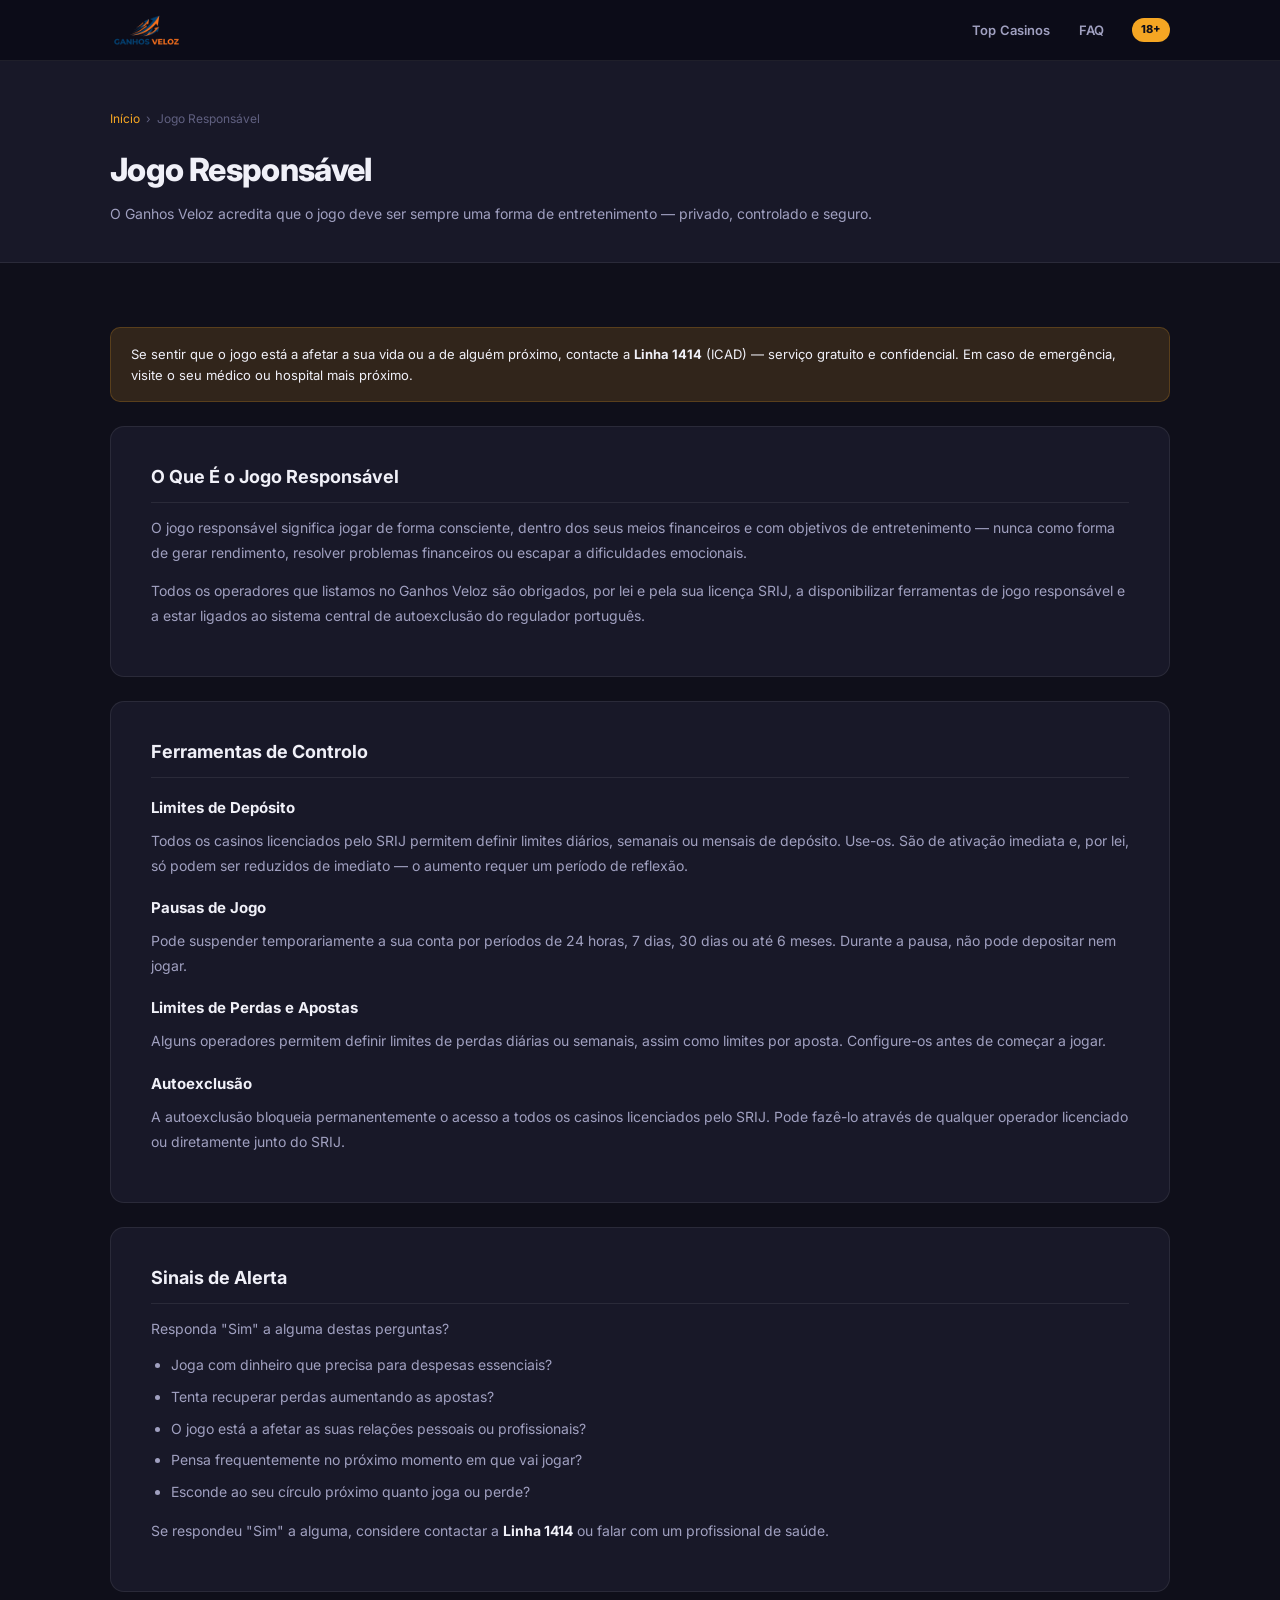
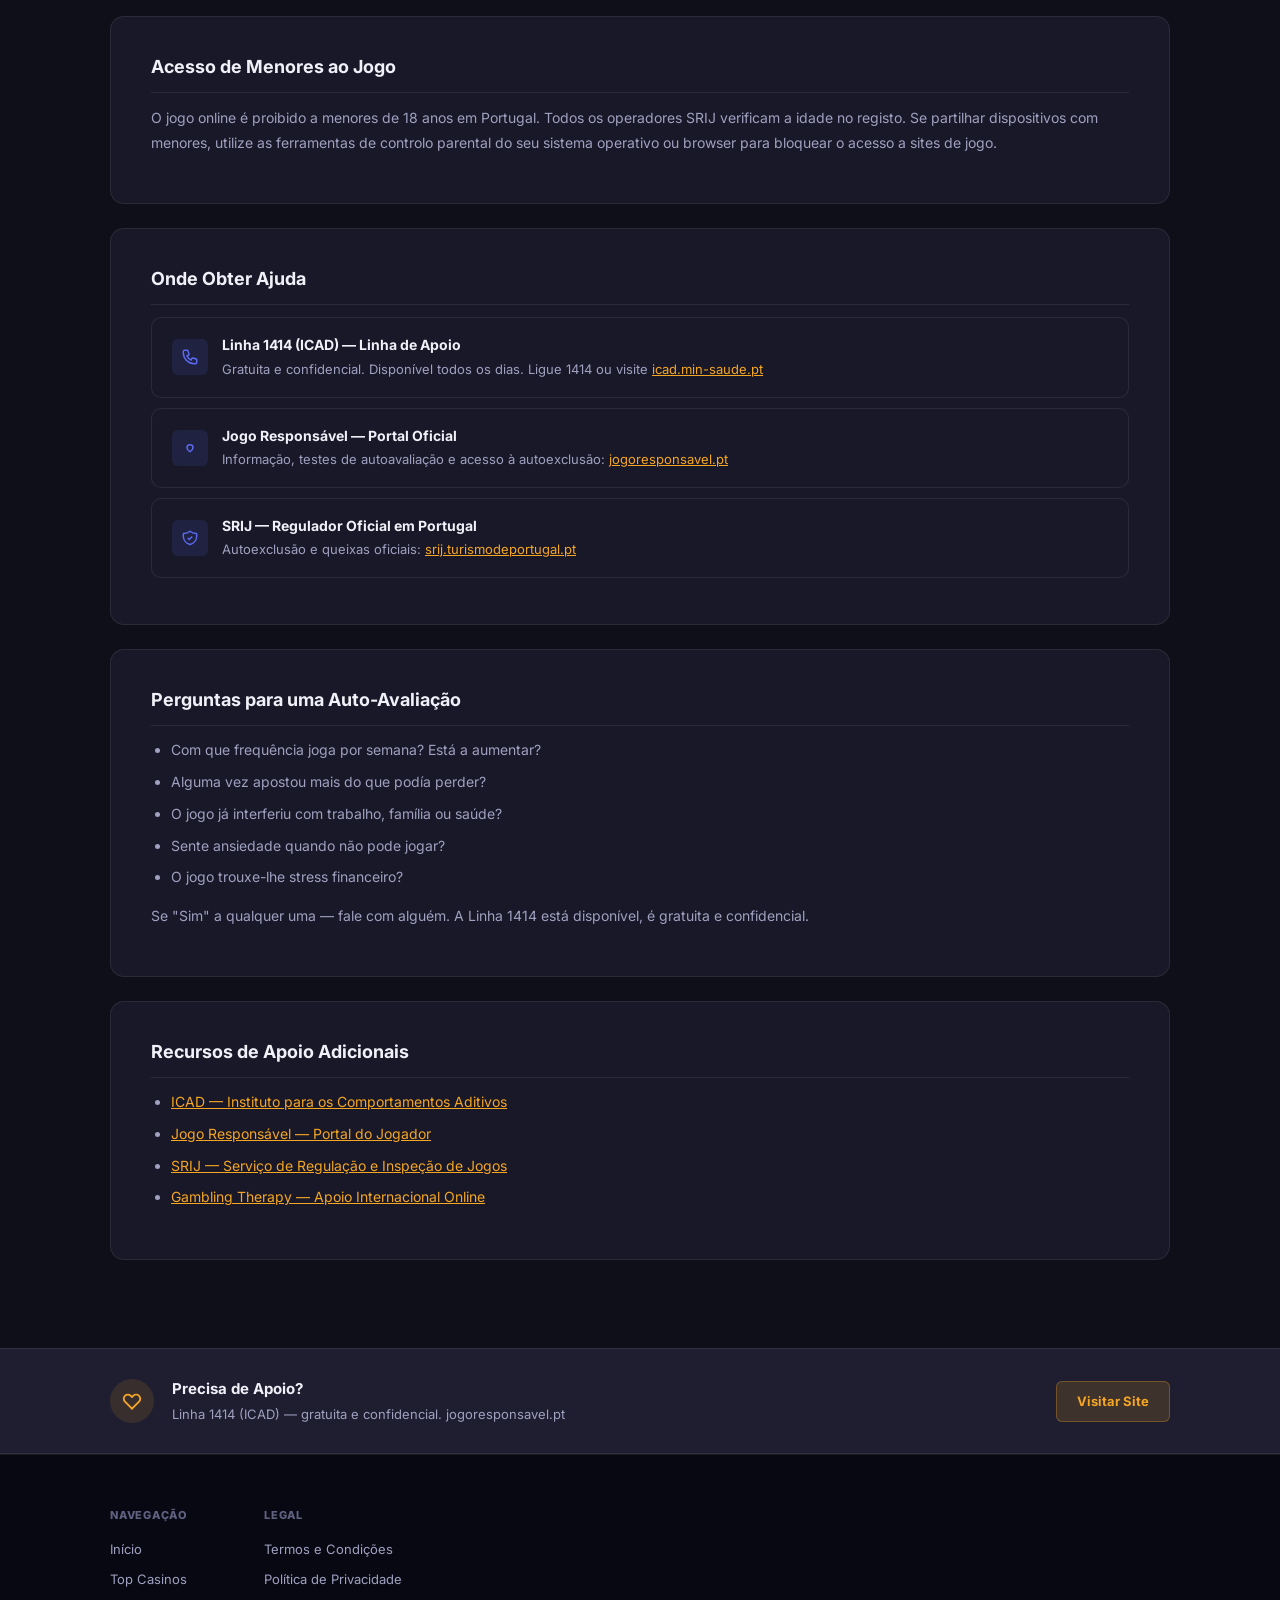
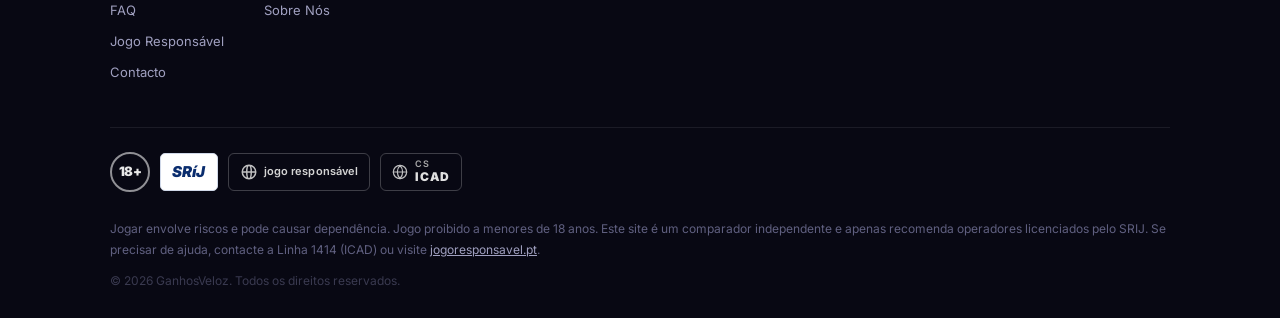
<file: safer-gambling.html>
<!DOCTYPE html>
<html lang="pt-PT">
<head>
  <meta charset="UTF-8" />
  <meta name="viewport" content="width=device-width, initial-scale=1.0" />
  <title>Jogo Responsável — Ganhos Veloz</title>
  <meta name="description" content="Informação sobre jogo responsável, limites, autoexclusão e recursos de apoio em Portugal. Linha 1414 e jogoresponsavel.pt." />
  <link rel="icon" type="image/svg+xml" href="favicon.svg" />
  <link rel="stylesheet" href="styles.css" />
  <link rel="preconnect" href="https://fonts.googleapis.com" />
  <link href="https://fonts.googleapis.com/css2?family=Inter:wght@400;500;600;700;800;900&display=swap" rel="stylesheet" />
</head>
<body>

  <header class="header" id="header">
    <div class="container">
      <div class="header-inner">
        <a href="/" class="logo logo-check">
          <img src="logo.png" alt="Ganhos Veloz" class="logo-img">
        </a>
        <nav class="nav" id="nav">
          <a href="/#top-casinos">Top Casinos</a>
          <a href="/#faq">FAQ</a>
          <span class="nav-badge">18+</span>
        </nav>
        <button class="hamburger" id="hamburger" aria-label="Menu" aria-expanded="false">
          <span></span><span></span><span></span>
        </button>
      </div>
    </div>
  </header>

  <section class="subpage-hero">
    <div class="container">
      <div class="breadcrumb">
        <a href="/">Início</a>
        <span>›</span>
        <span>Jogo Responsável</span>
      </div>
      <h1>Jogo Responsável</h1>
      <p>O Ganhos Veloz acredita que o jogo deve ser sempre uma forma de entretenimento — privado, controlado e seguro.</p>
    </div>
  </section>

  <section class="section">
    <div class="container">

      <div class="info-box" style="margin-bottom:24px;">
        <p>Se sentir que o jogo está a afetar a sua vida ou a de alguém próximo, contacte a <strong>Linha 1414</strong> (ICAD) — serviço gratuito e confidencial. Em caso de emergência, visite o seu médico ou hospital mais próximo.</p>
      </div>

      <div class="content-block">
        <h2>O Que É o Jogo Responsável</h2>
        <p>O jogo responsável significa jogar de forma consciente, dentro dos seus meios financeiros e com objetivos de entretenimento — nunca como forma de gerar rendimento, resolver problemas financeiros ou escapar a dificuldades emocionais.</p>
        <p>Todos os operadores que listamos no Ganhos Veloz são obrigados, por lei e pela sua licença SRIJ, a disponibilizar ferramentas de jogo responsável e a estar ligados ao sistema central de autoexclusão do regulador português.</p>
      </div>

      <div class="content-block">
        <h2>Ferramentas de Controlo</h2>
        <h3>Limites de Depósito</h3>
        <p>Todos os casinos licenciados pelo SRIJ permitem definir limites diários, semanais ou mensais de depósito. Use-os. São de ativação imediata e, por lei, só podem ser reduzidos de imediato — o aumento requer um período de reflexão.</p>
        <h3>Pausas de Jogo</h3>
        <p>Pode suspender temporariamente a sua conta por períodos de 24 horas, 7 dias, 30 dias ou até 6 meses. Durante a pausa, não pode depositar nem jogar.</p>
        <h3>Limites de Perdas e Apostas</h3>
        <p>Alguns operadores permitem definir limites de perdas diárias ou semanais, assim como limites por aposta. Configure-os antes de começar a jogar.</p>
        <h3>Autoexclusão</h3>
        <p>A autoexclusão bloqueia permanentemente o acesso a todos os casinos licenciados pelo SRIJ. Pode fazê-lo através de qualquer operador licenciado ou diretamente junto do SRIJ.</p>
      </div>

      <div class="content-block">
        <h2>Sinais de Alerta</h2>
        <p>Responda "Sim" a alguma destas perguntas?</p>
        <ul>
          <li>Joga com dinheiro que precisa para despesas essenciais?</li>
          <li>Tenta recuperar perdas aumentando as apostas?</li>
          <li>O jogo está a afetar as suas relações pessoais ou profissionais?</li>
          <li>Pensa frequentemente no próximo momento em que vai jogar?</li>
          <li>Esconde ao seu círculo próximo quanto joga ou perde?</li>
        </ul>
        <p>Se respondeu "Sim" a alguma, considere contactar a <strong>Linha 1414</strong> ou falar com um profissional de saúde.</p>
      </div>

      <div class="content-block">
        <h2>Acesso de Menores ao Jogo</h2>
        <p>O jogo online é proibido a menores de 18 anos em Portugal. Todos os operadores SRIJ verificam a idade no registo. Se partilhar dispositivos com menores, utilize as ferramentas de controlo parental do seu sistema operativo ou browser para bloquear o acesso a sites de jogo.</p>
      </div>

      <div class="content-block">
        <h2>Onde Obter Ajuda</h2>

        <div class="rg-resource">
          <div class="rg-resource-icon">
            <svg viewBox="0 0 24 24" fill="none" stroke="currentColor" stroke-width="2"><path d="M3 5a2 2 0 012-2h3.28a1 1 0 01.948.684l1.498 4.493a1 1 0 01-.502 1.21l-2.257 1.13a11.042 11.042 0 005.516 5.516l1.13-2.257a1 1 0 011.21-.502l4.493 1.498a1 1 0 01.684.949V19a2 2 0 01-2 2h-1C9.716 21 3 14.284 3 6V5z"/></svg>
          </div>
          <div>
            <strong>Linha 1414 (ICAD) — Linha de Apoio</strong>
            <span>Gratuita e confidencial. Disponível todos os dias. Ligue 1414 ou visite <a href="https://www.icad.min-saude.pt" target="_blank" rel="noopener">icad.min-saude.pt</a></span>
          </div>
        </div>

        <div class="rg-resource">
          <div class="rg-resource-icon">
            <svg viewBox="0 0 24 24" fill="none" stroke="currentColor" stroke-width="2"><M21 12a9 9 0 11-18 0 9 9 0 0118 0z"/><path d="M9 10h.01M15 10h.01M12 17c-2-1.5-4-3-4-5.5a4 4 0 018 0c0 2.5-2 4-4 5.5z"/></svg>
          </div>
          <div>
            <strong>Jogo Responsável — Portal Oficial</strong>
            <span>Informação, testes de autoavaliação e acesso à autoexclusão: <a href="https://www.jogoresponsavel.pt" target="_blank" rel="noopener">jogoresponsavel.pt</a></span>
          </div>
        </div>

        <div class="rg-resource">
          <div class="rg-resource-icon">
            <svg viewBox="0 0 24 24" fill="none" stroke="currentColor" stroke-width="2"><path d="M9 12l2 2 4-4m5.618-4.016A11.955 11.955 0 0112 2.944a11.955 11.955 0 01-8.618 3.04A12.02 12.02 0 003 9c0 5.591 3.824 10.29 9 11.622 5.176-1.332 9-6.03 9-11.622 0-1.042-.133-2.052-.382-3.016z"/></svg>
          </div>
          <div>
            <strong>SRIJ — Regulador Oficial em Portugal</strong>
            <span>Autoexclusão e queixas oficiais: <a href="https://www.srij.turismodeportugal.pt" target="_blank" rel="noopener">srij.turismodeportugal.pt</a></span>
          </div>
        </div>

      </div>

      <div class="content-block">
        <h2>Perguntas para uma Auto-Avaliação</h2>
        <ul>
          <li>Com que frequência joga por semana? Está a aumentar?</li>
          <li>Alguma vez apostou mais do que podía perder?</li>
          <li>O jogo já interferiu com trabalho, família ou saúde?</li>
          <li>Sente ansiedade quando não pode jogar?</li>
          <li>O jogo trouxe-lhe stress financeiro?</li>
        </ul>
        <p>Se "Sim" a qualquer uma — fale com alguém. A Linha 1414 está disponível, é gratuita e confidencial.</p>
      </div>

      <div class="content-block">
        <h2>Recursos de Apoio Adicionais</h2>
        <ul>
          <li><a href="https://www.icad.min-saude.pt" target="_blank" rel="noopener">ICAD — Instituto para os Comportamentos Aditivos</a></li>
          <li><a href="https://www.jogoresponsavel.pt" target="_blank" rel="noopener">Jogo Responsável — Portal do Jogador</a></li>
          <li><a href="https://www.srij.turismodeportugal.pt" target="_blank" rel="noopener">SRIJ — Serviço de Regulação e Inspeção de Jogos</a></li>
          <li><a href="https://www.gamblingtherapy.org" target="_blank" rel="noopener">Gambling Therapy — Apoio Internacional Online</a></li>
        </ul>
      </div>

    </div>
  </section>

  <div class="rg-banner">
    <div class="container">
      <div class="rg-inner">
        <div class="rg-icon">
          <svg viewBox="0 0 24 24" fill="none" stroke="currentColor" stroke-width="2"><path d="M4.318 6.318a4.5 4.5 0 000 6.364L12 20.364l7.682-7.682a4.5 4.5 0 00-6.364-6.364L12 7.636l-1.318-1.318a4.5 4.5 0 00-6.364 0z"/></svg>
        </div>
        <div class="rg-text">
          <strong>Precisa de Apoio?</strong>
          <p>Linha 1414 (ICAD) — gratuita e confidencial. jogoresponsavel.pt</p>
        </div>
        <a href="https://www.jogoresponsavel.pt" target="_blank" rel="noopener" class="rg-link">Visitar Site</a>
      </div>
    </div>
  </div>

  <footer class="footer">
    <div class="container">
      <div class="footer-top">
        <div class="footer-links">
          <div class="footer-col">
            <h4>Navegação</h4>
            <a href="/">Início</a>
            <a href="/#top-casinos">Top Casinos</a>
            <a href="/#faq">FAQ</a>
            <a href="safer-gambling.html">Jogo Responsável</a>
            <a href="contact-us.html">Contacto</a>
          </div>
          <div class="footer-col">
            <h4>Legal</h4>
            <a href="terms-and-conditions.html">Termos e Condições</a>
            <a href="privacy-policy.html">Política de Privacidade</a>
            <a href="about-us.html">Sobre Nós</a>
          </div>
        </div>
      </div>
      <div class="footer-bottom">
        <div class="footer-cert-logos">
          <a href="https://www.srij.turismodeportugal.pt/pt/jogo-responsavel/onde-jogar/sitios-com-selo-de-qualidade" target="_blank" rel="noopener noreferrer" class="footer-badge footer-badge-18" title="Proibido a menores de 18 anos">18+</a>
          <a href="https://www.srij.turismodeportugal.pt/pt/jogo-responsavel/o-que-e-o-jogo-responsavel" target="_blank" rel="noopener noreferrer" class="footer-badge footer-badge-srij" title="SRíJ — Serviço de Regulação e Inspeção de Jogos">SRíJ</a>
          <a href="https://jogoresponsavel.pt" target="_blank" rel="noopener noreferrer" class="footer-badge footer-badge-jogo" title="Jogo Responsável">
            <svg width="18" height="18" viewBox="0 0 24 24" fill="none" stroke="currentColor" stroke-width="2" stroke-linecap="round" stroke-linejoin="round"><path d="M21 12a9 9 0 0 1-9 9m9-9a9 9 0 0 0-9-9m9 9H3m9 9a9 9 0 0 1-9-9m9 9c1.66 0 3-4.03 3-9s-1.34-9-3-9m0 18c-1.66 0-3-4.03-3-9s1.34-9 3-9m-9 9a9 9 0 0 1 9-9"/></svg>
            jogo responsável
          </a>
          <a href="https://www.sicad.pt" target="_blank" rel="noopener noreferrer" class="footer-badge footer-badge-icad" title="ICAD — Instituto para os Comportamentos Aditivos e as Dependências">
            <svg width="16" height="16" viewBox="0 0 24 24" fill="none" stroke="currentColor" stroke-width="1.8" stroke-linecap="round" stroke-linejoin="round"><circle cx="12" cy="12" r="10"/><path d="M2 12h20M12 2a15.3 15.3 0 0 1 4 10 15.3 15.3 0 0 1-4 10 15.3 15.3 0 0 1-4-10 15.3 15.3 0 0 1 4-10z"/></svg>
            <span class="icad-wrap"><span>CS</span><strong>ICAD</strong></span>
          </a>
        </div>
        <p class="footer-legal">Jogar envolve riscos e pode causar dependência. Jogo proibido a menores de 18 anos. Este site é um comparador independente e apenas recomenda operadores licenciados pelo SRIJ. Se precisar de ajuda, contacte a Linha 1414 (ICAD) ou visite <a href="https://www.jogoresponsavel.pt" target="_blank" rel="noopener">jogoresponsavel.pt</a>.</p>
        <p class="footer-copy">© 2026 GanhosVeloz. Todos os direitos reservados.</p>
      </div>
    </div>
  </footer>

  <script src="script.js"></script>
</body>
</html>
</file>
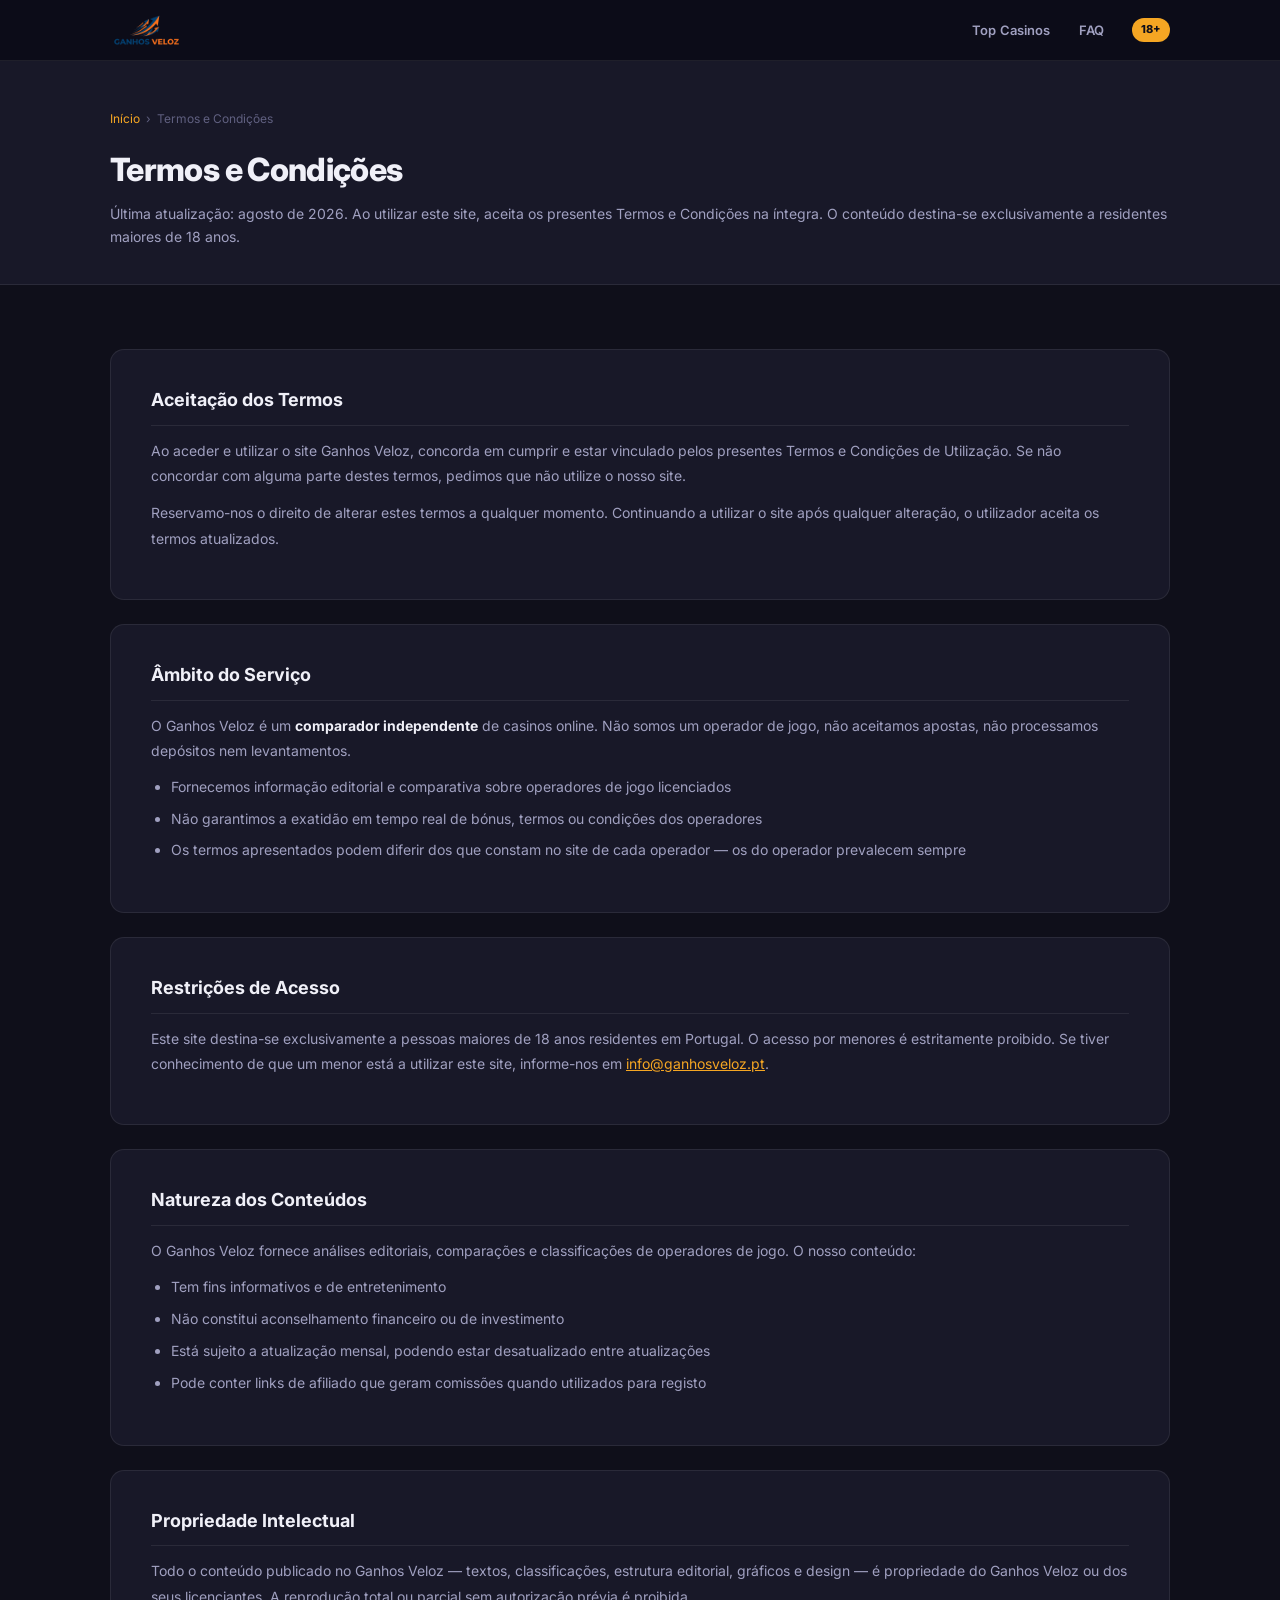
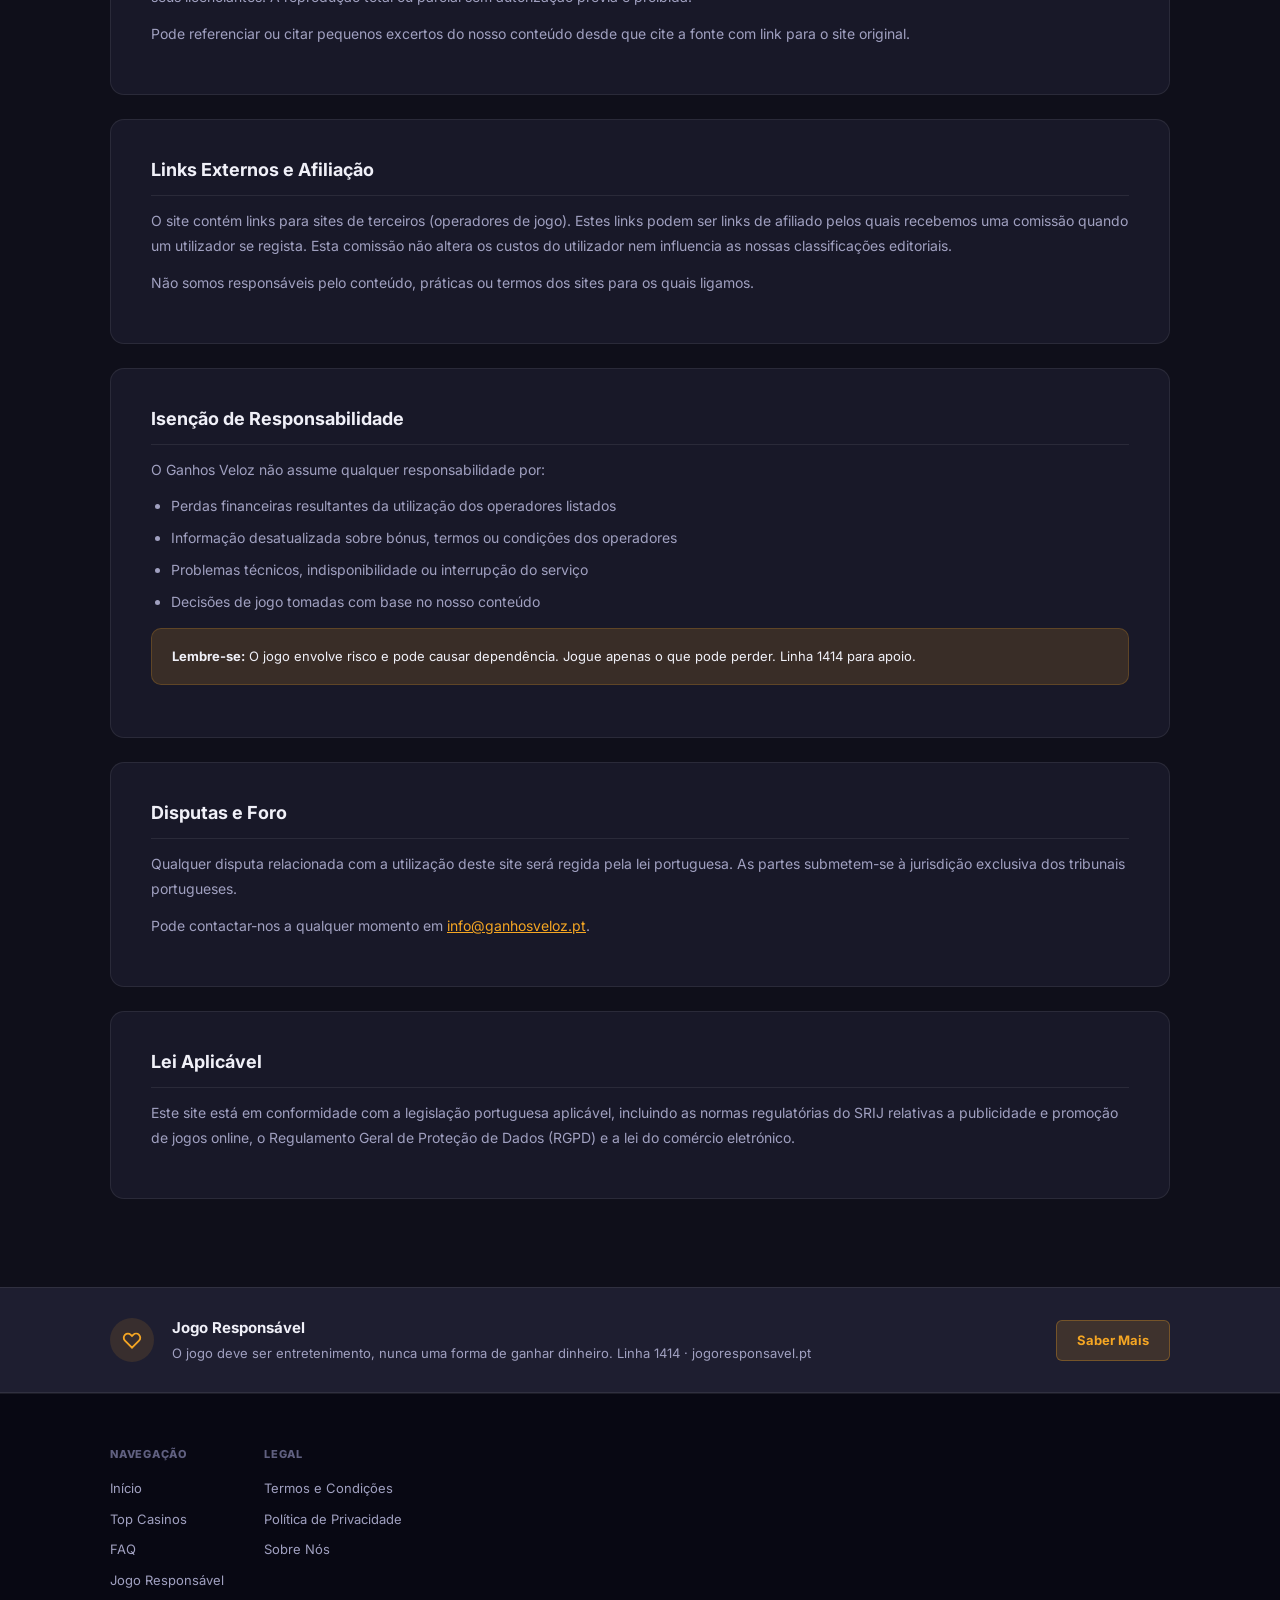
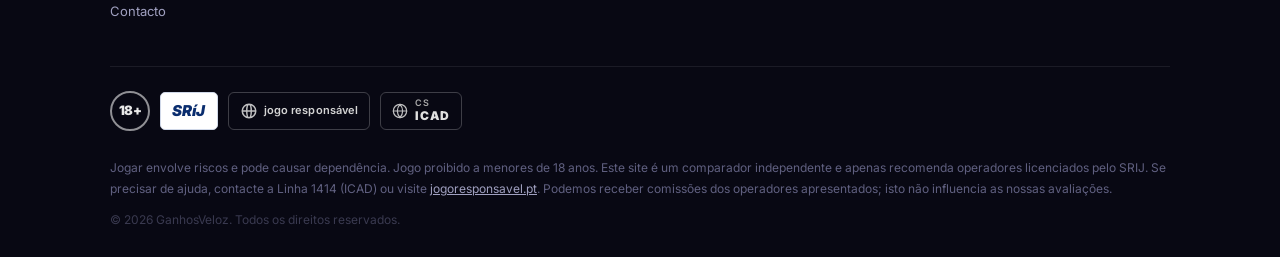
<file: terms-and-conditions.html>
<!DOCTYPE html>
<html lang="pt-PT">
<head>
  <meta charset="UTF-8" />
  <meta name="viewport" content="width=device-width, initial-scale=1.0" />
  <title>Termos e Condições — Ganhos Veloz</title>
  <meta name="description" content="Termos e Condições de utilização do Ganhos Veloz, comparador independente de casinos online licenciados pelo SRIJ." />
  <link rel="icon" type="image/svg+xml" href="favicon.svg" />
  <link rel="stylesheet" href="styles.css" />
  <link rel="preconnect" href="https://fonts.googleapis.com" />
  <link href="https://fonts.googleapis.com/css2?family=Inter:wght@400;500;600;700;800;900&display=swap" rel="stylesheet" />
</head>
<body>

  <header class="header" id="header">
    <div class="container">
      <div class="header-inner">
        <a href="/" class="logo logo-check">
          <img src="logo.png" alt="Ganhos Veloz" class="logo-img">
        </a>
        <nav class="nav" id="nav">
          <a href="/#top-casinos">Top Casinos</a>
          <a href="/#faq">FAQ</a>
          <span class="nav-badge">18+</span>
        </nav>
        <button class="hamburger" id="hamburger" aria-label="Menu" aria-expanded="false">
          <span></span><span></span><span></span>
        </button>
      </div>
    </div>
  </header>

  <section class="subpage-hero">
    <div class="container">
      <div class="breadcrumb">
        <a href="/">Início</a>
        <span>›</span>
        <span>Termos e Condições</span>
      </div>
      <h1>Termos e Condições</h1>
      <p>Última atualização: agosto de 2026. Ao utilizar este site, aceita os presentes Termos e Condições na íntegra. O conteúdo destina-se exclusivamente a residentes maiores de 18 anos.</p>
    </div>
  </section>

  <section class="section">
    <div class="container">

      <div class="content-block">
        <h2>Aceitação dos Termos</h2>
        <p>Ao aceder e utilizar o site Ganhos Veloz, concorda em cumprir e estar vinculado pelos presentes Termos e Condições de Utilização. Se não concordar com alguma parte destes termos, pedimos que não utilize o nosso site.</p>
        <p>Reservamo-nos o direito de alterar estes termos a qualquer momento. Continuando a utilizar o site após qualquer alteração, o utilizador aceita os termos atualizados.</p>
      </div>

      <div class="content-block">
        <h2>Âmbito do Serviço</h2>
        <p>O Ganhos Veloz é um <strong>comparador independente</strong> de casinos online. Não somos um operador de jogo, não aceitamos apostas, não processamos depósitos nem levantamentos.</p>
        <ul>
          <li>Fornecemos informação editorial e comparativa sobre operadores de jogo licenciados</li>
          <li>Não garantimos a exatidão em tempo real de bónus, termos ou condições dos operadores</li>
          <li>Os termos apresentados podem diferir dos que constam no site de cada operador — os do operador prevalecem sempre</li>
        </ul>
      </div>

      <div class="content-block">
        <h2>Restrições de Acesso</h2>
        <p>Este site destina-se exclusivamente a pessoas maiores de 18 anos residentes em Portugal. O acesso por menores é estritamente proibido. Se tiver conhecimento de que um menor está a utilizar este site, informe-nos em <a href="mailto:info@ganhosveloz.pt">info@ganhosveloz.pt</a>.</p>
      </div>

      <div class="content-block">
        <h2>Natureza dos Conteúdos</h2>
        <p>O Ganhos Veloz fornece análises editoriais, comparações e classificações de operadores de jogo. O nosso conteúdo:</p>
        <ul>
          <li>Tem fins informativos e de entretenimento</li>
          <li>Não constitui aconselhamento financeiro ou de investimento</li>
          <li>Está sujeito a atualização mensal, podendo estar desatualizado entre atualizações</li>
          <li>Pode conter links de afiliado que geram comissões quando utilizados para registo</li>
        </ul>
      </div>

      <div class="content-block">
        <h2>Propriedade Intelectual</h2>
        <p>Todo o conteúdo publicado no Ganhos Veloz — textos, classificações, estrutura editorial, gráficos e design — é propriedade do Ganhos Veloz ou dos seus licenciantes. A reprodução total ou parcial sem autorização prévia é proibida.</p>
        <p>Pode referenciar ou citar pequenos excertos do nosso conteúdo desde que cite a fonte com link para o site original.</p>
      </div>

      <div class="content-block">
        <h2>Links Externos e Afiliação</h2>
        <p>O site contém links para sites de terceiros (operadores de jogo). Estes links podem ser links de afiliado pelos quais recebemos uma comissão quando um utilizador se regista. Esta comissão não altera os custos do utilizador nem influencia as nossas classificações editoriais.</p>
        <p>Não somos responsáveis pelo conteúdo, práticas ou termos dos sites para os quais ligamos.</p>
      </div>

      <div class="content-block">
        <h2>Isenção de Responsabilidade</h2>
        <p>O Ganhos Veloz não assume qualquer responsabilidade por:</p>
        <ul>
          <li>Perdas financeiras resultantes da utilização dos operadores listados</li>
          <li>Informação desatualizada sobre bónus, termos ou condições dos operadores</li>
          <li>Problemas técnicos, indisponibilidade ou interrupção do serviço</li>
          <li>Decisões de jogo tomadas com base no nosso conteúdo</li>
        </ul>
        <div class="info-box">
          <p><strong>Lembre-se:</strong> O jogo envolve risco e pode causar dependência. Jogue apenas o que pode perder. Linha 1414 para apoio.</p>
        </div>
      </div>

      <div class="content-block">
        <h2>Disputas e Foro</h2>
        <p>Qualquer disputa relacionada com a utilização deste site será regida pela lei portuguesa. As partes submetem-se à jurisdição exclusiva dos tribunais portugueses.</p>
        <p>Pode contactar-nos a qualquer momento em <a href="mailto:info@ganhosveloz.pt">info@ganhosveloz.pt</a>.</p>
      </div>

      <div class="content-block">
        <h2>Lei Aplicável</h2>
        <p>Este site está em conformidade com a legislação portuguesa aplicável, incluindo as normas regulatórias do SRIJ relativas a publicidade e promoção de jogos online, o Regulamento Geral de Proteção de Dados (RGPD) e a lei do comércio eletrónico.</p>
      </div>

    </div>
  </section>

  <div class="rg-banner">
    <div class="container">
      <div class="rg-inner">
        <div class="rg-icon">
          <svg viewBox="0 0 24 24" fill="none" stroke="currentColor" stroke-width="2"><path d="M4.318 6.318a4.5 4.5 0 000 6.364L12 20.364l7.682-7.682a4.5 4.5 0 00-6.364-6.364L12 7.636l-1.318-1.318a4.5 4.5 0 00-6.364 0z"/></svg>
        </div>
        <div class="rg-text">
          <strong>Jogo Responsável</strong>
          <p>O jogo deve ser entretenimento, nunca uma forma de ganhar dinheiro. Linha 1414 · jogoresponsavel.pt</p>
        </div>
        <a href="safer-gambling.html" class="rg-link">Saber Mais</a>
      </div>
    </div>
  </div>

  <footer class="footer">
    <div class="container">
      <div class="footer-top">
        <div class="footer-links">
          <div class="footer-col">
            <h4>Navegação</h4>
            <a href="/">Início</a>
            <a href="/#top-casinos">Top Casinos</a>
            <a href="/#faq">FAQ</a>
            <a href="safer-gambling.html">Jogo Responsável</a>
            <a href="contact-us.html">Contacto</a>
          </div>
          <div class="footer-col">
            <h4>Legal</h4>
            <a href="terms-and-conditions.html">Termos e Condições</a>
            <a href="privacy-policy.html">Política de Privacidade</a>
            <a href="about-us.html">Sobre Nós</a>
          </div>
        </div>
      </div>
      <div class="footer-bottom">
        <div class="footer-cert-logos">
          <a href="https://www.srij.turismodeportugal.pt/pt/jogo-responsavel/onde-jogar/sitios-com-selo-de-qualidade" target="_blank" rel="noopener noreferrer" class="footer-badge footer-badge-18" title="Proibido a menores de 18 anos">18+</a>
          <a href="https://www.srij.turismodeportugal.pt/pt/jogo-responsavel/o-que-e-o-jogo-responsavel" target="_blank" rel="noopener noreferrer" class="footer-badge footer-badge-srij" title="SRíJ — Serviço de Regulação e Inspeção de Jogos">SRíJ</a>
          <a href="https://jogoresponsavel.pt" target="_blank" rel="noopener noreferrer" class="footer-badge footer-badge-jogo" title="Jogo Responsável">
            <svg width="18" height="18" viewBox="0 0 24 24" fill="none" stroke="currentColor" stroke-width="2" stroke-linecap="round" stroke-linejoin="round"><path d="M21 12a9 9 0 0 1-9 9m9-9a9 9 0 0 0-9-9m9 9H3m9 9a9 9 0 0 1-9-9m9 9c1.66 0 3-4.03 3-9s-1.34-9-3-9m0 18c-1.66 0-3-4.03-3-9s1.34-9 3-9m-9 9a9 9 0 0 1 9-9"/></svg>
            jogo responsável
          </a>
          <a href="https://www.sicad.pt" target="_blank" rel="noopener noreferrer" class="footer-badge footer-badge-icad" title="ICAD — Instituto para os Comportamentos Aditivos e as Dependências">
            <svg width="16" height="16" viewBox="0 0 24 24" fill="none" stroke="currentColor" stroke-width="1.8" stroke-linecap="round" stroke-linejoin="round"><circle cx="12" cy="12" r="10"/><path d="M2 12h20M12 2a15.3 15.3 0 0 1 4 10 15.3 15.3 0 0 1-4 10 15.3 15.3 0 0 1-4-10 15.3 15.3 0 0 1 4-10z"/></svg>
            <span class="icad-wrap"><span>CS</span><strong>ICAD</strong></span>
          </a>
        </div>
        <p class="footer-legal">Jogar envolve riscos e pode causar dependência. Jogo proibido a menores de 18 anos. Este site é um comparador independente e apenas recomenda operadores licenciados pelo SRIJ. Se precisar de ajuda, contacte a Linha 1414 (ICAD) ou visite <a href="https://www.jogoresponsavel.pt" target="_blank" rel="noopener">jogoresponsavel.pt</a>. Podemos receber comissões dos operadores apresentados; isto não influencia as nossas avaliações.</p>
        <p class="footer-copy">© 2026 GanhosVeloz. Todos os direitos reservados.</p>
      </div>
    </div>
  </footer>

  <script src="script.js"></script>
</body>
</html>
</file>
<file: styles.css>
/* ============================================================
   GANHOS VELOZ — Dark Theme Stylesheet
   ============================================================ */

:root {
  --bg:          #0f0f1a;
  --bg-card:     #181828;
  --bg-card2:    #1e1e30;
  --bg-nav:      #13131f;
  --border:      rgba(255,255,255,.08);
  --border-mid:  rgba(255,255,255,.12);
  --text:        #f0f0f8;
  --text-sec:    #a0a0c0;
  --text-muted:  #606080;
  --orange:      #f5a623;
  --orange-dark: #d4891a;
  --orange-glow: rgba(245,166,35,.15);
  --green:       #2ecc71;
  --green-light: rgba(46,204,113,.12);
  --primary:     #5b6af0;
  --radius:      10px;
  --radius-sm:   6px;
  --radius-lg:   14px;
  --shadow:      0 4px 20px rgba(0,0,0,.4);
  --shadow-lg:   0 8px 40px rgba(0,0,0,.5);
  --transition:  0.2s ease;
}

*, *::before, *::after { box-sizing: border-box; margin: 0; padding: 0; }
html { scroll-behavior: smooth; }
body {
  font-family: 'Inter', -apple-system, BlinkMacSystemFont, 'Segoe UI', sans-serif;
  font-size: 15px;
  line-height: 1.6;
  color: var(--text);
  background: var(--bg);
  -webkit-font-smoothing: antialiased;
}
a { color: inherit; text-decoration: none; }
img { display: block; max-width: 100%; }

.container {
  max-width: 1100px;
  margin: 0 auto;
  padding: 0 20px;
}

/* ============================================================
   HEADER
   ============================================================ */
.header {
  position: sticky;
  top: 0;
  z-index: 100;
  background: rgba(13,13,25,.95);
  backdrop-filter: blur(16px);
  border-bottom: 1px solid var(--border);
}
.header-inner {
  display: flex;
  align-items: center;
  justify-content: space-between;
  height: 60px;
  gap: 24px;
}

/* Logo */
.logo {
  display: flex;
  align-items: center;
  gap: 9px;
  font-weight: 700;
  font-size: 17px;
  color: var(--text);
  flex-shrink: 0;
}
.logo-icon {
  width: 30px;
  height: 30px;
  background: var(--orange);
  border-radius: 8px;
  display: flex;
  align-items: center;
  justify-content: center;
  font-size: 15px;
  font-weight: 800;
  color: #0f0f1a;
}
.logo-check {
  display: flex;
  align-items: center;
  gap: 8px;
  font-size: 15px;
  font-weight: 800;
  color: var(--text);
  letter-spacing: -.01em;
}
.logo-check svg { width: 22px; height: 22px; flex-shrink: 0; }
.logo-img {
  height: 40px;
  width: auto;
  display: block;
}

/* Nav */
.nav {
  display: flex;
  align-items: center;
  gap: 28px;
}
.nav a {
  font-size: 13px;
  font-weight: 600;
  color: var(--text-sec);
  transition: color var(--transition);
  letter-spacing: .01em;
}
.nav a:hover { color: var(--text); }
.nav-badge {
  background: var(--orange);
  color: #0f0f1a;
  font-size: 11px;
  font-weight: 800;
  padding: 3px 9px;
  border-radius: 99px;
}
.hamburger {
  display: none;
  flex-direction: column;
  gap: 5px;
  background: none;
  border: none;
  cursor: pointer;
  padding: 4px;
}
.hamburger span {
  display: block;
  width: 22px;
  height: 2px;
  background: var(--text-sec);
  border-radius: 2px;
  transition: var(--transition);
}

/* ============================================================
   HERO
   ============================================================ */
.hero {
  background: linear-gradient(160deg, #0f0f1a 0%, #1a1235 60%, #0f0f1a 100%);
  padding: 60px 0 48px;
  position: relative;
  overflow: hidden;
  border-bottom: 1px solid var(--border);
}
.hero::before {
  content: '';
  position: absolute;
  top: -120px; right: -120px;
  width: 500px; height: 500px;
  background: radial-gradient(circle, rgba(245,166,35,.06) 0%, transparent 70%);
  pointer-events: none;
}

.hero-badges {
  display: flex;
  flex-wrap: wrap;
  gap: 8px;
  margin-bottom: 22px;
}
.badge {
  display: inline-flex;
  align-items: center;
  gap: 5px;
  font-size: 11px;
  font-weight: 600;
  padding: 4px 12px;
  border-radius: 99px;
}
.badge svg { width: 12px; height: 12px; }
.badge-green  { background: rgba(46,204,113,.12); color: #6ee7a0; border: 1px solid rgba(46,204,113,.2); }
.badge-orange { background: var(--orange-glow); color: var(--orange); border: 1px solid rgba(245,166,35,.25); }
.badge-blue   { background: rgba(91,106,240,.12); color: #9aa4f8; border: 1px solid rgba(91,106,240,.2); }
.badge-gray   { background: rgba(255,255,255,.06); color: var(--text-sec); border: 1px solid var(--border); }

.hero-title {
  font-size: clamp(26px, 4.5vw, 42px);
  font-weight: 800;
  line-height: 1.15;
  margin-bottom: 14px;
  letter-spacing: -.02em;
  color: var(--text);
}
.hero-sub {
  font-size: 16px;
  color: var(--text-sec);
  max-width: 540px;
  margin-bottom: 20px;
  line-height: 1.7;
}
.update-tag {
  display: inline-flex;
  align-items: center;
  gap: 6px;
  font-size: 12px;
  color: var(--text-muted);
  background: rgba(255,255,255,.04);
  padding: 5px 12px;
  border-radius: 99px;
  border: 1px solid var(--border);
}
.update-tag svg { width: 13px; height: 13px; }

/* ============================================================
   SECTIONS
   ============================================================ */
.section { padding: 64px 0; }
.section-alt { background: var(--bg-card); border-top: 1px solid var(--border); border-bottom: 1px solid var(--border); }

.section-header {
  margin-bottom: 36px;
}
.section-title {
  font-size: clamp(20px, 3vw, 28px);
  font-weight: 800;
  letter-spacing: -.02em;
  color: var(--text);
  margin-bottom: 8px;
}
.section-sub {
  font-size: 14px;
  color: var(--text-sec);
  max-width: 520px;
}

/* ============================================================
   FILTER BAR
   ============================================================ */
.filter-bar {
  display: flex;
  flex-wrap: wrap;
  gap: 8px;
  margin-bottom: 24px;
}
.filter-btn {
  background: var(--bg-card2);
  border: 1px solid var(--border);
  border-radius: 99px;
  padding: 7px 18px;
  font-size: 13px;
  font-weight: 600;
  color: var(--text-sec);
  cursor: pointer;
  transition: all var(--transition);
  font-family: inherit;
}
.filter-btn:hover { border-color: var(--orange); color: var(--orange); }
.filter-btn.active { background: var(--orange); border-color: var(--orange); color: #0f0f1a; }

/* ============================================================
   CASINO CARDS
   ============================================================ */
.casino-list {
  display: flex;
  flex-direction: column;
  gap: 14px;
}

.casino-card {
  background: var(--bg-card);
  border: 1px solid var(--border);
  border-radius: var(--radius-lg);
  padding: 20px 24px;
  display: flex;
  align-items: center;
  gap: 18px;
  transition: border-color var(--transition), box-shadow var(--transition), transform var(--transition);
  position: relative;
}
.casino-card:hover {
  border-color: var(--orange);
  box-shadow: 0 0 0 1px var(--orange), var(--shadow);
  transform: translateY(-1px);
}

/* Rank */
.casino-rank {
  width: 34px;
  height: 34px;
  border-radius: 50%;
  display: flex;
  align-items: center;
  justify-content: center;
  font-weight: 800;
  font-size: 14px;
  flex-shrink: 0;
}
.rank-1 { background: var(--orange-glow); color: var(--orange); border: 1px solid rgba(245,166,35,.3); }
.rank-2 { background: rgba(255,255,255,.06); color: #c0c0d0; border: 1px solid var(--border); }
.rank-3 { background: rgba(205,127,50,.12); color: #cd7f32; border: 1px solid rgba(205,127,50,.25); }
.rank-n { background: rgba(255,255,255,.04); color: var(--text-muted); border: 1px solid var(--border); }

/* Logo */
.casino-logo-wrap { position: relative; flex-shrink: 0; }
.casino-logo {
  width: 72px;
  height: 56px;
  border-radius: var(--radius);
  display: flex;
  align-items: center;
  justify-content: center;
  border: 1px solid var(--border-mid);
  overflow: hidden;
}
.casino-logo-letter {
  font-size: 22px;
  font-weight: 900;
  letter-spacing: -1px;
}
.top-pick-badge {
  position: absolute;
  top: -7px; left: 50%;
  transform: translateX(-50%);
  background: var(--orange);
  color: #0f0f1a;
  font-size: 9px;
  font-weight: 800;
  padding: 2px 8px;
  border-radius: 99px;
  white-space: nowrap;
  letter-spacing: .03em;
}

/* Info */
.casino-info { flex: 1; min-width: 0; }
.bonus-label {
  font-size: 10px;
  font-weight: 700;
  text-transform: uppercase;
  letter-spacing: .08em;
  color: var(--orange);
  margin-bottom: 5px;
}
.casino-name {
  font-size: 15px;
  font-weight: 700;
  color: var(--text);
  margin-bottom: 6px;
  display: flex;
  align-items: center;
  gap: 8px;
  flex-wrap: wrap;
}
.srij-tag {
  font-size: 9px;
  font-weight: 700;
  background: var(--green-light);
  color: var(--green);
  padding: 2px 7px;
  border-radius: 99px;
  border: 1px solid rgba(46,204,113,.2);
}
.casino-bonus-text {
  font-size: 16px;
  font-weight: 800;
  color: var(--text);
  margin-bottom: 8px;
  line-height: 1.3;
}
.casino-feature-tags {
  display: flex;
  flex-wrap: wrap;
  gap: 5px;
  margin-bottom: 10px;
}
.feat-tag {
  font-size: 11px;
  font-weight: 500;
  background: rgba(255,255,255,.05);
  color: var(--text-sec);
  padding: 3px 9px;
  border-radius: 99px;
  border: 1px solid var(--border);
}
.payment-icons {
  display: flex;
  align-items: center;
  gap: 6px;
  flex-wrap: wrap;
}
.pay-icon {
  background: rgba(255,255,255,.07);
  border: 1px solid var(--border-mid);
  border-radius: 5px;
  padding: 3px 8px;
  font-size: 10px;
  font-weight: 700;
  color: var(--text-sec);
  letter-spacing: .03em;
}

/* Rating */
.casino-rating-col {
  text-align: center;
  flex-shrink: 0;
  min-width: 80px;
}
.rating-label {
  font-size: 10px;
  font-weight: 700;
  text-transform: uppercase;
  letter-spacing: .08em;
  color: var(--text-muted);
  margin-bottom: 4px;
}
.rating-stars { color: var(--orange); font-size: 12px; margin-bottom: 3px; }
.rating-num {
  font-size: 22px;
  font-weight: 900;
  color: var(--orange);
  line-height: 1;
}
.rating-votes {
  font-size: 10px;
  color: var(--text-muted);
  margin-top: 3px;
}

/* CTA */
.casino-cta-col {
  flex-shrink: 0;
  min-width: 110px;
  text-align: center;
}
.btn-bonus {
  display: flex;
  align-items: center;
  justify-content: center;
  gap: 6px;
  background: var(--orange);
  color: #0f0f1a;
  font-size: 13px;
  font-weight: 800;
  padding: 12px 20px;
  border-radius: var(--radius-sm);
  transition: background var(--transition), transform var(--transition);
  white-space: nowrap;
  letter-spacing: .02em;
}
.btn-bonus:hover { background: var(--orange-dark); transform: translateY(-1px); }
.btn-bonus svg { width: 14px; height: 14px; }
.withdrawal-note {
  font-size: 10px;
  color: var(--text-muted);
  margin-top: 6px;
}

.casino-card.hidden { display: none; }

.disclaimer-inline {
  font-size: 12px;
  color: var(--text-muted);
  text-align: center;
  margin-top: 20px;
  max-width: 600px;
  margin-left: auto;
  margin-right: auto;
  line-height: 1.7;
}

/* ============================================================
   COMPARISON TABLE
   ============================================================ */
.table-wrap {
  overflow-x: auto;
  border-radius: var(--radius-lg);
  border: 1px solid var(--border);
}
.comparison-table {
  width: 100%;
  border-collapse: collapse;
  background: var(--bg-card);
}
.comparison-table th {
  background: var(--bg-card2);
  font-size: 11px;
  font-weight: 700;
  text-transform: uppercase;
  letter-spacing: .06em;
  color: var(--text-muted);
  padding: 14px 16px;
  text-align: left;
  border-bottom: 1px solid var(--border);
}
.comparison-table td {
  padding: 14px 16px;
  font-size: 14px;
  border-bottom: 1px solid var(--border);
  vertical-align: middle;
  color: var(--text);
}
.comparison-table tr:last-child td { border-bottom: none; }
.comparison-table tr:hover td { background: rgba(255,255,255,.02); }
.top-row td { background: var(--orange-glow); }

.tag-green { background: var(--green-light); color: var(--green); font-size: 11px; font-weight: 700; padding: 3px 9px; border-radius: 99px; display: inline-block; }
.tag-yellow { background: rgba(245,166,35,.12); color: var(--orange); font-size: 11px; font-weight: 700; padding: 3px 9px; border-radius: 99px; display: inline-block; }
.check { color: var(--green); font-size: 16px; font-weight: 700; }
.stars-sm { color: var(--orange); font-weight: 700; font-size: 13px; }

/* ============================================================
   CRITERIA GRID
   ============================================================ */
.criteria-grid {
  display: grid;
  grid-template-columns: repeat(3, 1fr);
  gap: 16px;
}
.criteria-card {
  background: var(--bg-card);
  border: 1px solid var(--border);
  border-radius: var(--radius-lg);
  padding: 24px 20px;
  transition: border-color var(--transition), transform var(--transition);
}
.criteria-card:hover { border-color: var(--orange); transform: translateY(-2px); }
.criteria-icon {
  width: 42px;
  height: 42px;
  border-radius: var(--radius-sm);
  display: flex;
  align-items: center;
  justify-content: center;
  margin-bottom: 14px;
}
.criteria-icon svg { width: 22px; height: 22px; }
.criteria-card h3 { font-size: 15px; font-weight: 700; margin-bottom: 7px; color: var(--text); }
.criteria-card p { font-size: 13px; color: var(--text-sec); line-height: 1.65; }

/* ============================================================
   FAQ
   ============================================================ */
.faq-categories {
  display: grid;
  grid-template-columns: 1fr 1fr;
  gap: 28px;
}
.faq-cat-title {
  font-size: 12px;
  font-weight: 800;
  text-transform: uppercase;
  letter-spacing: .08em;
  color: var(--orange);
  margin-bottom: 14px;
  padding-bottom: 8px;
  border-bottom: 1px solid rgba(245,166,35,.2);
}
.faq-group { display: flex; flex-direction: column; gap: 4px; }
.faq-item {
  border: 1px solid var(--border);
  border-radius: var(--radius-sm);
  background: var(--bg-card);
  overflow: hidden;
}
.faq-q {
  width: 100%;
  display: flex;
  align-items: center;
  justify-content: space-between;
  gap: 12px;
  padding: 14px 16px;
  font-size: 13px;
  font-weight: 600;
  color: var(--text);
  background: none;
  border: none;
  cursor: pointer;
  text-align: left;
  transition: background var(--transition);
  font-family: inherit;
}
.faq-q:hover { background: rgba(255,255,255,.03); }
.faq-icon { width: 16px; height: 16px; flex-shrink: 0; color: var(--text-muted); transition: transform var(--transition); }
.faq-q[aria-expanded="true"] .faq-icon { transform: rotate(180deg); }
.faq-a { max-height: 0; overflow: hidden; transition: max-height .35s ease, padding .2s ease; padding: 0 16px; }
.faq-a.open { max-height: 300px; padding: 0 16px 14px; }
.faq-a p { font-size: 13px; color: var(--text-sec); line-height: 1.7; }
.faq-a a { color: var(--orange); text-decoration: underline; }

/* ============================================================
   RESPONSIBLE GAMBLING BANNER
   ============================================================ */
.rg-banner {
  background: var(--bg-card2);
  border-top: 1px solid var(--border);
  border-bottom: 1px solid var(--border);
  padding: 28px 0;
}
.rg-inner { display: flex; align-items: center; gap: 18px; flex-wrap: wrap; }
.rg-icon {
  width: 44px; height: 44px;
  background: rgba(245,166,35,.12);
  border-radius: 50%;
  display: flex; align-items: center; justify-content: center;
  flex-shrink: 0;
}
.rg-icon svg { width: 22px; height: 22px; color: var(--orange); }
.rg-text strong { font-size: 15px; display: block; margin-bottom: 3px; }
.rg-text p { font-size: 13px; color: var(--text-sec); }
.rg-link {
  margin-left: auto;
  flex-shrink: 0;
  background: var(--orange-glow);
  color: var(--orange);
  font-size: 13px;
  font-weight: 700;
  padding: 9px 20px;
  border-radius: var(--radius-sm);
  border: 1px solid rgba(245,166,35,.3);
  transition: background var(--transition);
}
.rg-link:hover { background: rgba(245,166,35,.2); }

/* ============================================================
   FOOTER
   ============================================================ */
.footer {
  background: #080813;
  color: var(--text-sec);
  padding: 52px 0 28px;
  border-top: 1px solid var(--border);
}
.footer-top { display: flex; gap: 48px; margin-bottom: 44px; }
.footer-brand { max-width: 280px; }
.footer-desc {
  font-size: 13px;
  color: var(--text-muted);
  margin: 12px 0 16px;
  line-height: 1.75;
}
.footer-badges { display: flex; flex-wrap: wrap; gap: 10px; align-items: center; }
.footer-badge {
  display: inline-flex;
  align-items: center;
  justify-content: center;
  gap: 6px;
  background: transparent;
  border: 1.5px solid rgba(255,255,255,.22);
  border-radius: 6px;
  height: 38px;
  padding: 0 12px;
  box-sizing: border-box;
  white-space: nowrap;
  font-family: inherit;
}

/* 18+ – outlined circle */
.footer-badge-18 {
  width: 40px;
  height: 40px;
  border-radius: 50%;
  border: 2px solid rgba(255,255,255,.55);
  color: #e8e8e8;
  font-size: 13px;
  font-weight: 900;
  padding: 0;
  flex-shrink: 0;
  letter-spacing: -.4px;
  background: transparent;
}

/* SRIJ – white card, dark blue italic */
.footer-badge-srij {
  background: #fff;
  border: 1.5px solid #d0d8e8;
  border-radius: 5px;
  padding: 0 11px;
  height: 38px;
  color: #0a2d6e;
  font-size: 15px;
  font-weight: 900;
  font-style: italic;
  letter-spacing: .01em;
}

/* jogo responsável – light border, circular arrows + text */
.footer-badge-jogo {
  background: transparent;
  border: 1.5px solid rgba(255,255,255,.22);
  border-radius: 6px;
  padding: 0 11px;
  height: 38px;
  gap: 6px;
  color: #d4d4d4;
  font-size: 11px;
  font-weight: 600;
  letter-spacing: .01em;
}
.footer-badge-jogo svg { flex-shrink: 0; opacity: .9; }

/* CS ICAD – light border, globe icon + text */
.footer-badge-icad {
  background: transparent;
  border: 1.5px solid rgba(255,255,255,.22);
  border-radius: 6px;
  padding: 0 11px;
  height: 38px;
  gap: 7px;
  color: #d4d4d4;
}
.footer-badge-icad svg { flex-shrink: 0; opacity: .9; }
.footer-badge-icad .icad-wrap {
  display: flex;
  flex-direction: column;
  line-height: 1.2;
  text-align: left;
}
.footer-badge-icad .icad-wrap span {
  font-size: 9px;
  font-weight: 600;
  color: #aaa;
  letter-spacing: .03em;
  text-transform: uppercase;
}
.footer-badge-icad .icad-wrap strong {
  font-size: 12px;
  font-weight: 900;
  color: #e0e0e0;
  letter-spacing: .05em;
  text-transform: uppercase;
}
a.footer-badge {
  text-decoration: none;
  cursor: pointer;
  transition: opacity .18s, border-color .18s;
}
a.footer-badge:hover { opacity: .75; border-color: rgba(255,255,255,.45); }
a.footer-badge-srij:hover { opacity: .85; }

.footer-cert-logos {
  display: flex;
  flex-wrap: wrap;
  gap: 10px;
  align-items: center;
  margin-bottom: 16px;
}
.footer-links { flex: 1; display: flex; gap: 40px; }
.footer-col { display: flex; flex-direction: column; gap: 10px; }
.footer-col h4 {
  font-size: 11px;
  font-weight: 800;
  text-transform: uppercase;
  letter-spacing: .07em;
  color: var(--text-muted);
  margin-bottom: 4px;
}
.footer-col a { font-size: 13px; color: var(--text-sec); transition: color var(--transition); }
.footer-col a:hover { color: var(--text); }
.footer-bottom {
  border-top: 1px solid var(--border);
  padding-top: 24px;
  display: flex;
  flex-direction: column;
  gap: 10px;
}
.footer-legal { font-size: 12px; color: var(--text-muted); line-height: 1.8; }
.footer-legal a { color: var(--text-sec); text-decoration: underline; }
.footer-copy { font-size: 12px; color: #3a3a50; }

/* ============================================================
   SUB-PAGE STYLES
   ============================================================ */
.subpage-hero {
  background: var(--bg-card);
  border-bottom: 1px solid var(--border);
  padding: 48px 0 36px;
}
.subpage-hero h1 {
  font-size: clamp(22px, 3vw, 32px);
  font-weight: 800;
  letter-spacing: -.02em;
  margin-bottom: 8px;
  color: var(--text);
}
.subpage-hero p {
  font-size: 14px;
  color: var(--text-sec);
}
.breadcrumb {
  font-size: 12px;
  color: var(--text-muted);
  margin-bottom: 16px;
  display: flex;
  align-items: center;
  gap: 6px;
}
.breadcrumb a { color: var(--orange); }
.breadcrumb span { color: var(--text-muted); }

.content-block {
  background: var(--bg-card);
  border: 1px solid var(--border);
  border-radius: var(--radius-lg);
  padding: 36px 40px;
  margin-bottom: 24px;
}
.content-block h2 {
  font-size: 18px;
  font-weight: 700;
  color: var(--text);
  margin-bottom: 12px;
  padding-bottom: 10px;
  border-bottom: 1px solid var(--border);
}
.content-block h3 {
  font-size: 15px;
  font-weight: 700;
  color: var(--text);
  margin: 18px 0 8px;
}
.content-block p {
  font-size: 14px;
  color: var(--text-sec);
  line-height: 1.8;
  margin-bottom: 12px;
}
.content-block ul, .content-block ol {
  padding-left: 20px;
  display: flex;
  flex-direction: column;
  gap: 8px;
  margin-bottom: 14px;
}
.content-block li {
  font-size: 14px;
  color: var(--text-sec);
  line-height: 1.7;
}
.content-block a { color: var(--orange); text-decoration: underline; }
.content-block strong { color: var(--text); }

.info-box {
  background: var(--orange-glow);
  border: 1px solid rgba(245,166,35,.2);
  border-radius: var(--radius);
  padding: 16px 20px;
  margin-bottom: 16px;
}
.info-box p { font-size: 13px; color: var(--text); margin: 0; }

.contact-card {
  background: var(--bg-card);
  border: 1px solid var(--border);
  border-radius: var(--radius-lg);
  padding: 28px;
  display: flex;
  align-items: center;
  gap: 18px;
  margin-bottom: 16px;
}
.contact-icon {
  width: 48px; height: 48px;
  border-radius: var(--radius);
  background: var(--orange-glow);
  border: 1px solid rgba(245,166,35,.2);
  display: flex;
  align-items: center;
  justify-content: center;
  flex-shrink: 0;
}
.contact-icon svg { width: 22px; height: 22px; color: var(--orange); }
.contact-info h3 { font-size: 15px; font-weight: 700; color: var(--text); margin-bottom: 4px; }
.contact-info p { font-size: 13px; color: var(--text-sec); }
.contact-info a { color: var(--orange); }

.rg-resource {
  background: var(--bg-card);
  border: 1px solid var(--border);
  border-radius: var(--radius);
  padding: 16px 20px;
  margin-bottom: 10px;
  display: flex;
  align-items: center;
  gap: 14px;
}
.rg-resource-icon {
  width: 36px; height: 36px;
  border-radius: var(--radius-sm);
  background: rgba(91,106,240,.12);
  display: flex; align-items: center; justify-content: center;
  flex-shrink: 0;
}
.rg-resource-icon svg { width: 18px; height: 18px; color: var(--primary); }
.rg-resource strong { font-size: 14px; color: var(--text); display: block; }
.rg-resource span { font-size: 13px; color: var(--text-sec); }

/* ============================================================
   RESPONSIVE
   ============================================================ */
@media (max-width: 900px) {
  .criteria-grid { grid-template-columns: repeat(2, 1fr); }
  .faq-categories { grid-template-columns: 1fr; }
}
@media (max-width: 768px) {
  .nav { display: none; }
  .nav.open {
    display: flex;
    flex-direction: column;
    position: fixed;
    top: 60px; left: 0; right: 0;
    background: var(--bg-nav);
    padding: 24px 20px;
    border-bottom: 1px solid var(--border);
    box-shadow: var(--shadow-lg);
    gap: 20px;
    z-index: 99;
  }
  .hamburger { display: flex; }
  .footer-top { flex-direction: column; gap: 28px; }
  .footer-brand { max-width: none; }
  .footer-links { flex-wrap: wrap; gap: 28px; }
  .content-block { padding: 24px 20px; }
}
@media (max-width: 640px) {
  .casino-card { flex-wrap: wrap; gap: 14px; }
  .casino-rating-col { min-width: auto; }
  .casino-cta-col { width: 100%; min-width: auto; }
  .btn-bonus { width: 100%; padding: 14px; }
  .criteria-grid { grid-template-columns: 1fr; }
  .section { padding: 48px 0; }
}
@media (max-width: 480px) {
  .casino-card { flex-direction: column; align-items: flex-start; }
  .casino-rank { position: absolute; top: 14px; right: 14px; }
}
</file>
